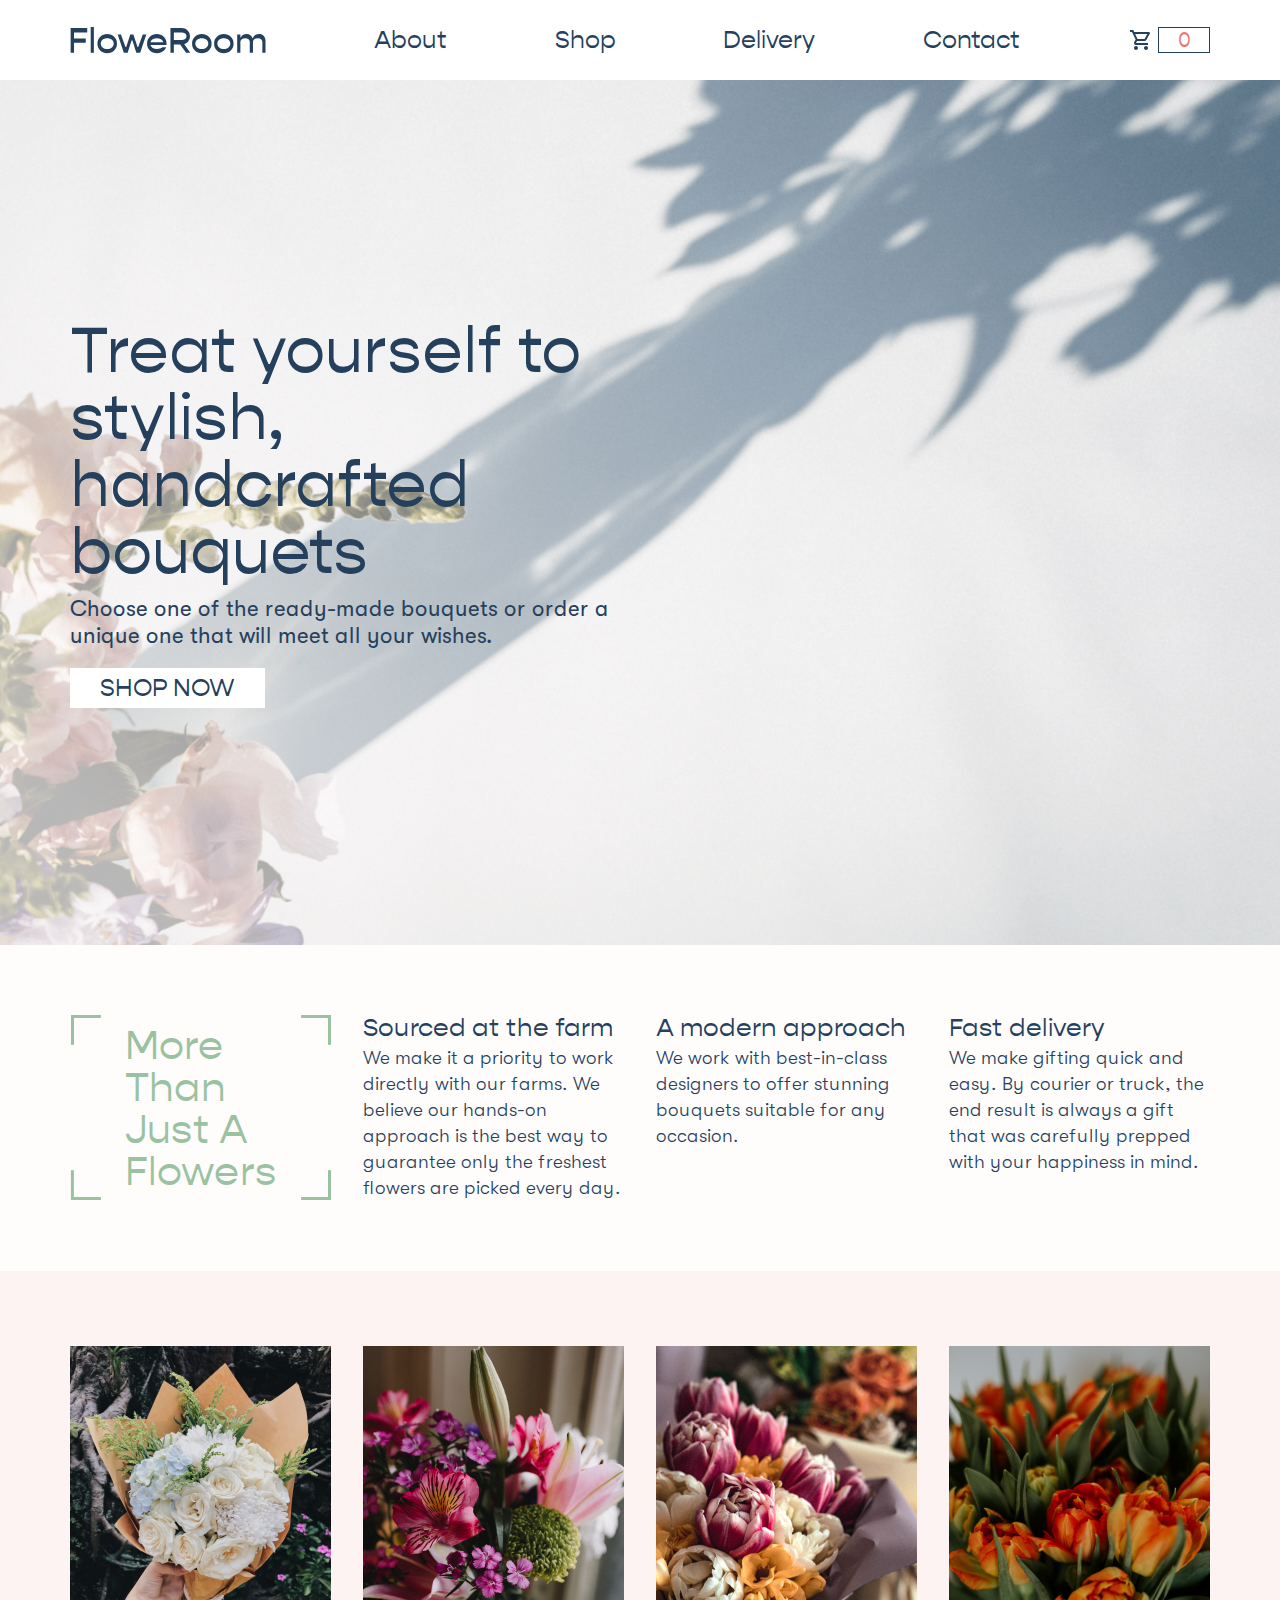
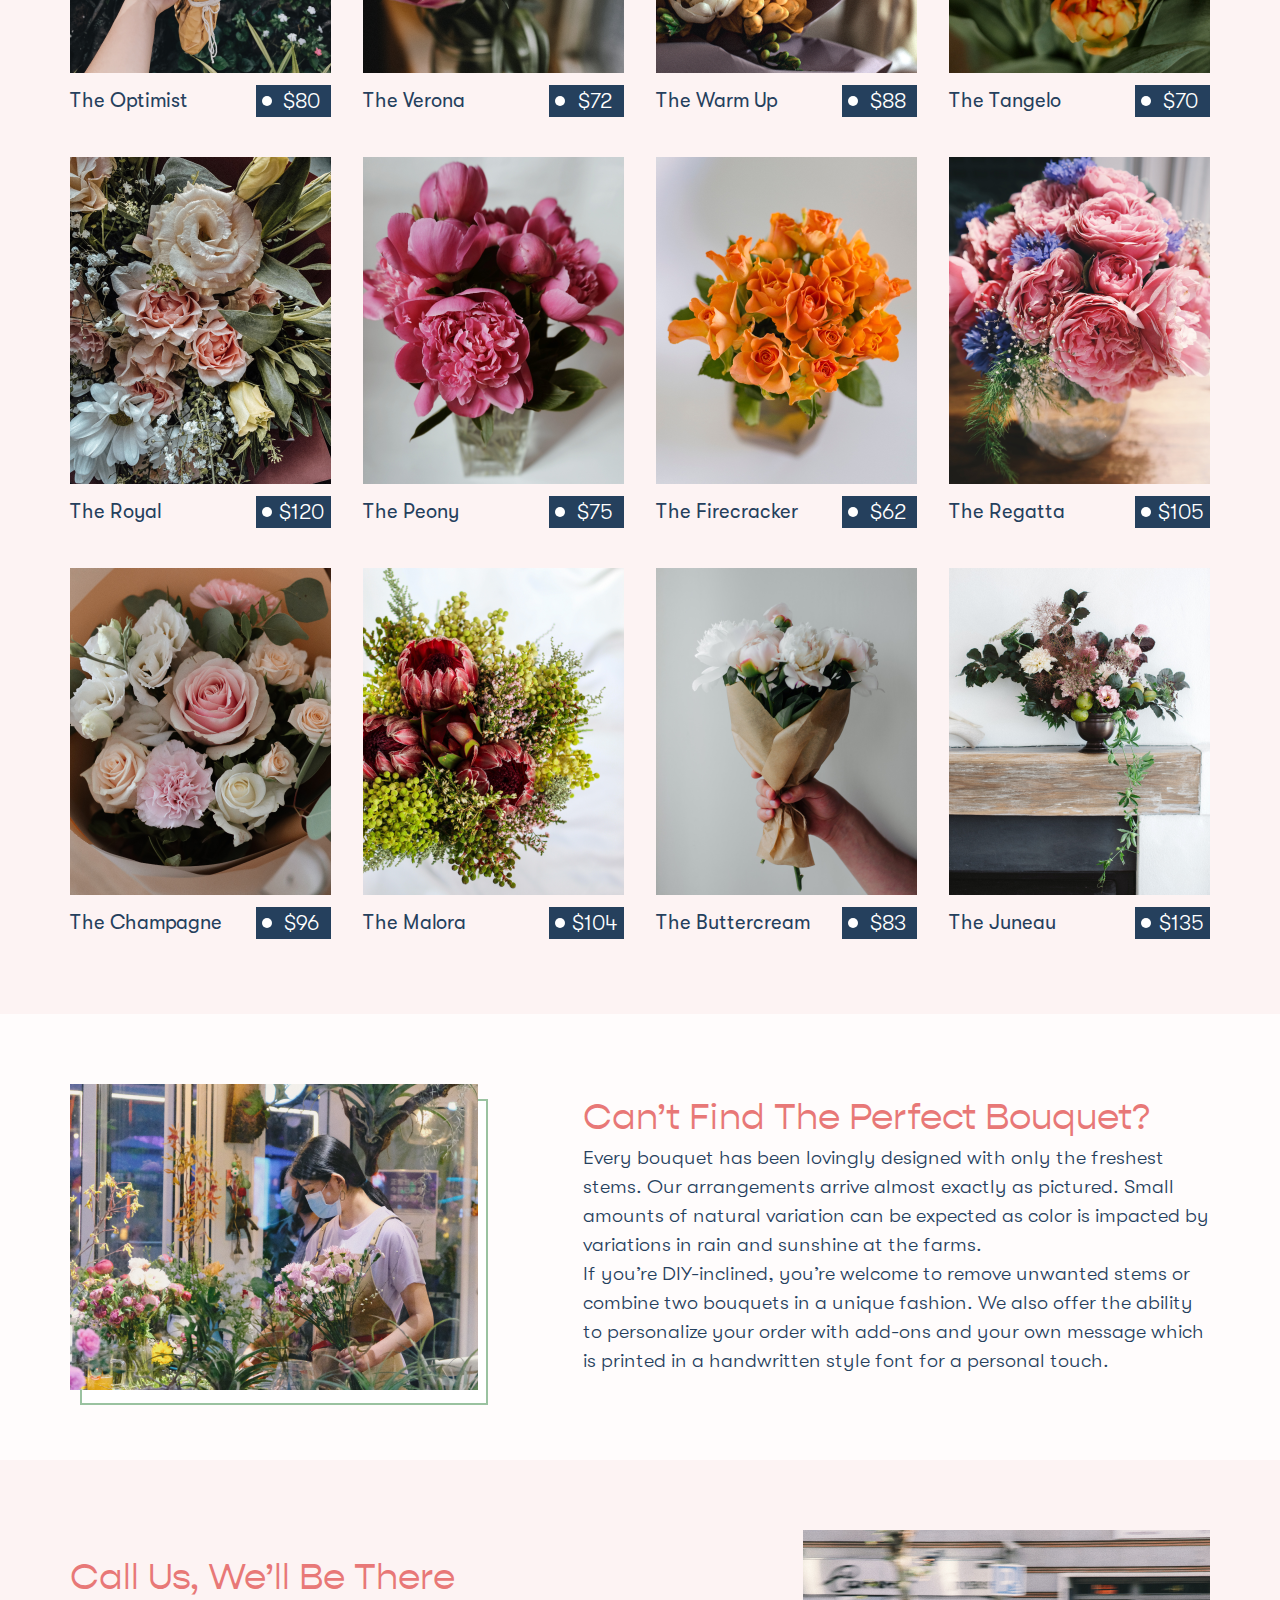
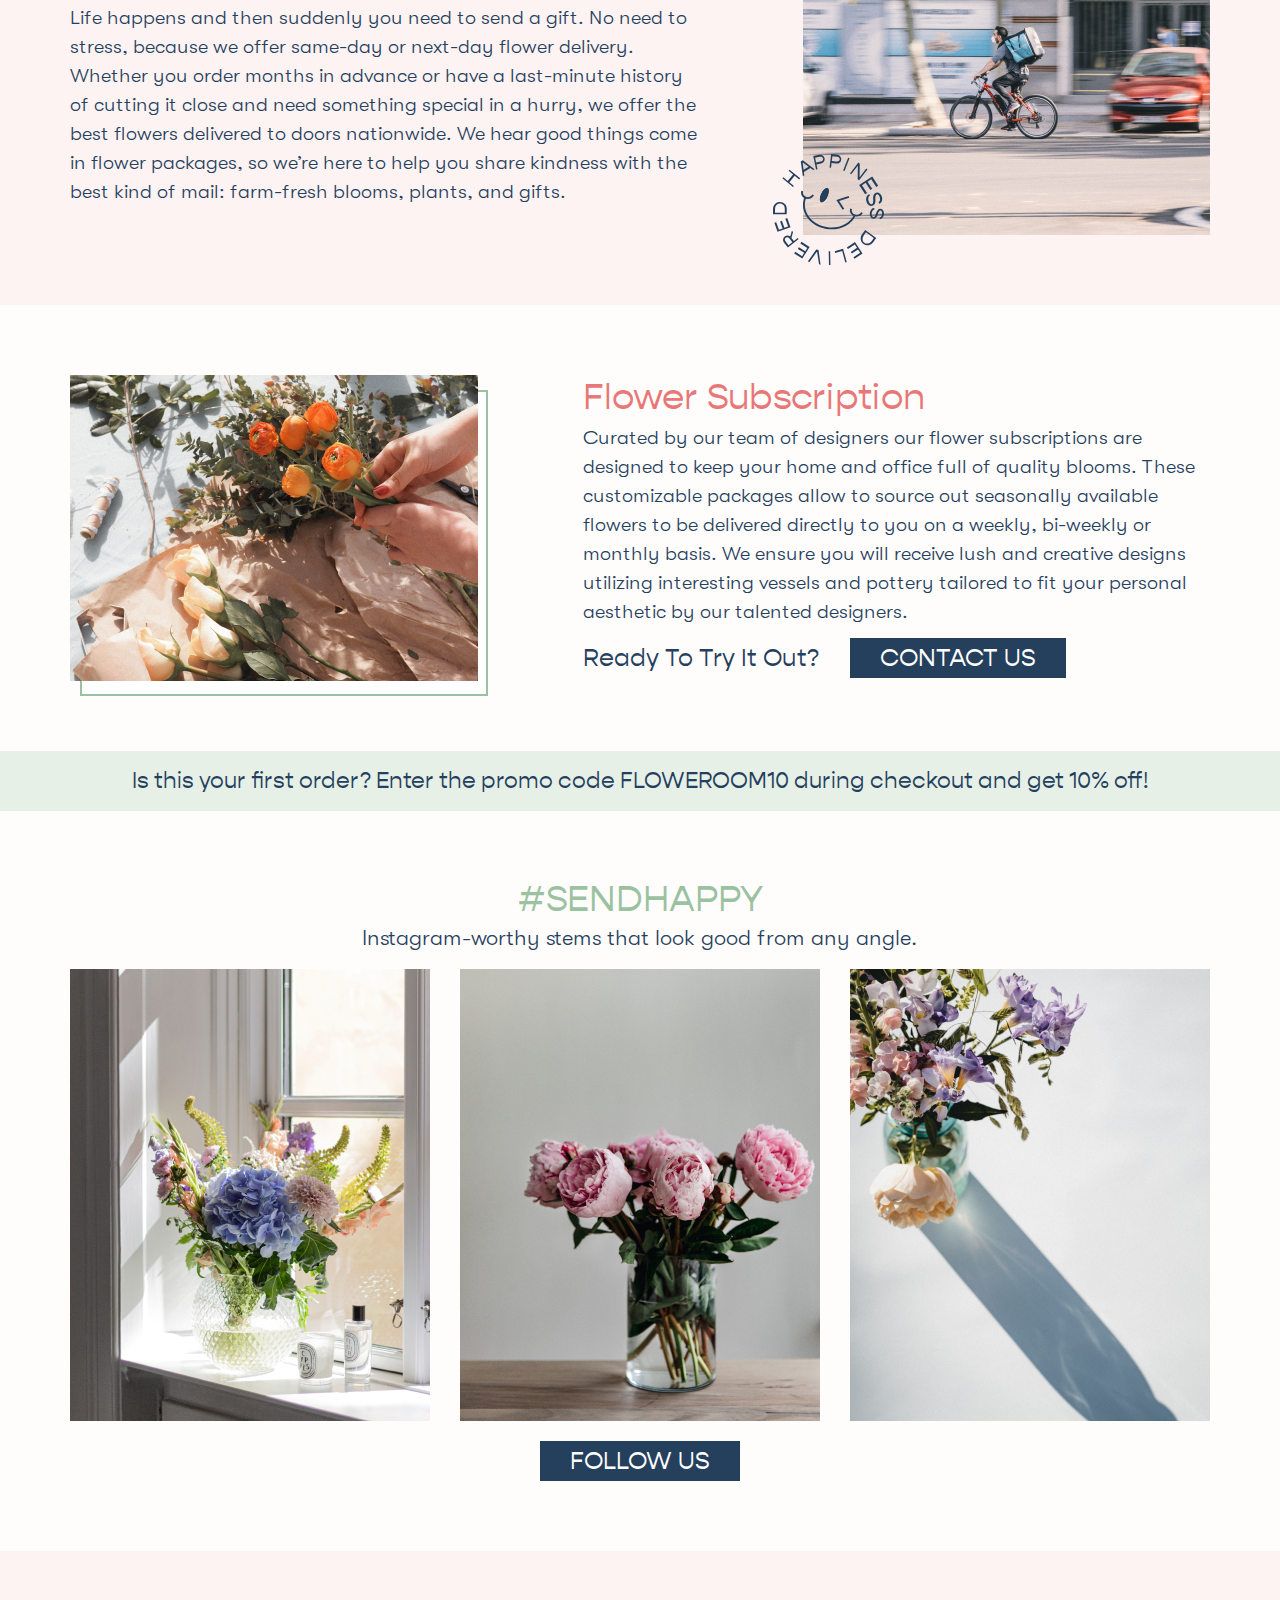
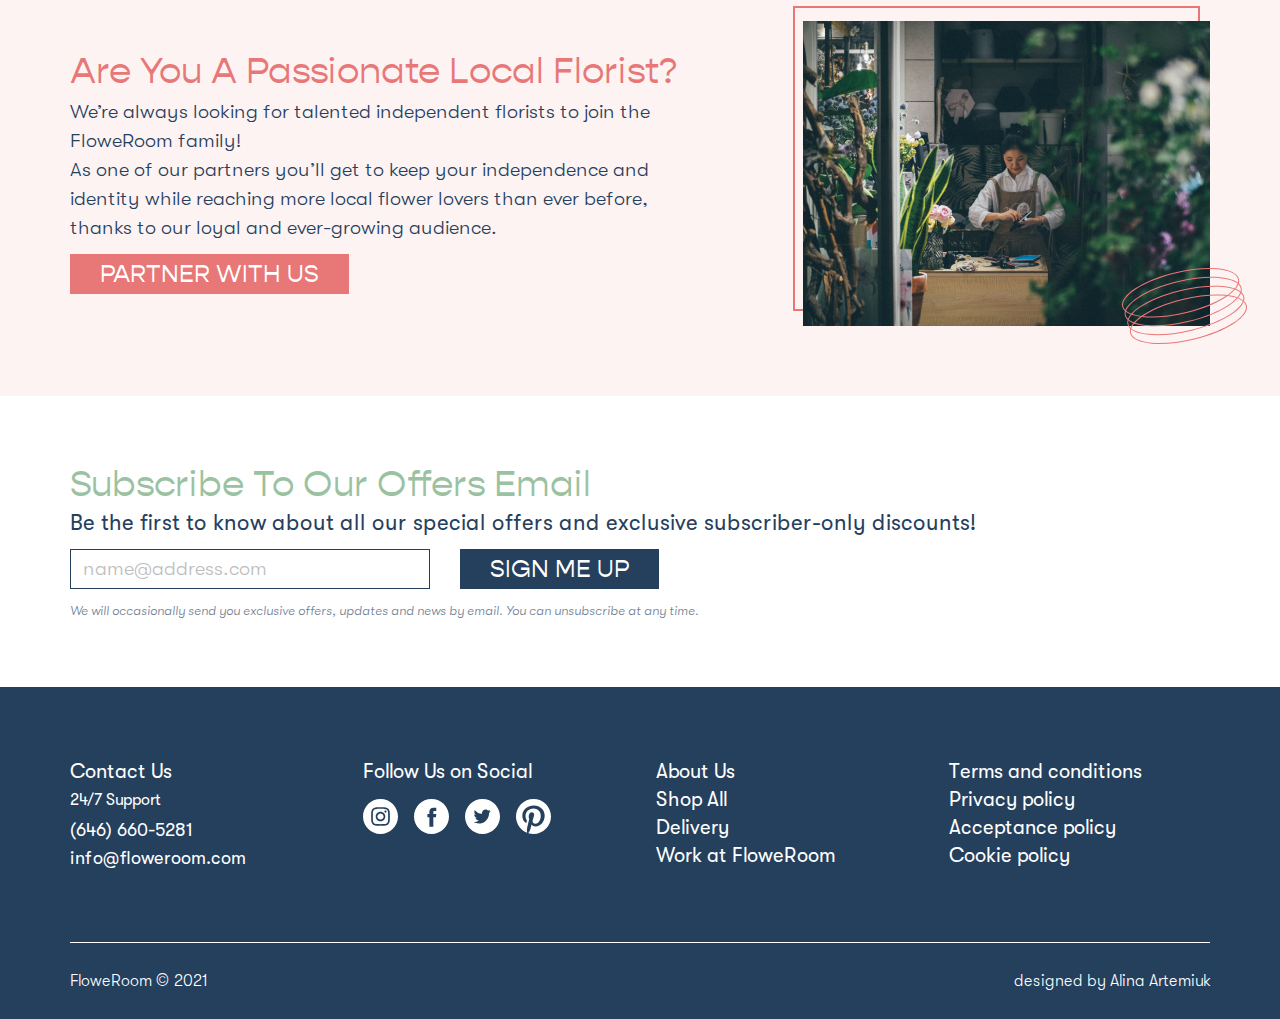
<file: index.html>
<!DOCTYPE html>
<html lang="en">
<head>
    <meta charset="UTF-8">
    <meta http-equiv="X-UA-Compatible" content="IE=edge">
    <meta name="description" content="FloweRoom: Same day flower delivery">
    <meta name="viewport" content="width=device-width, initial-scale=1.0">
    <link rel="icon" href="img/favicon.ico">
    <link rel="stylesheet" href="css/style.css">
    <title>FloweRoom</title>
</head>
<body>
<main>
    <header id="header">
        <div class="wrapper">
            <ul class="nav">
                <li><a href="#"><img id="logo" src="img/logo.svg" alt="Logo" height="28" width="196"></a></li>
                <li><a class="links" href="#about">About</a></li>
                <li><a class="links" href="#shop">Shop</a></li>
                <li><a class="links" href="#delivery">Delivery</a></li>
                <li><a class="links" href="#footer">Contact</a></li>
                <li>
                    <div class="cart">
                        <button id="cart_area">
                            <img src="img/shopping_cart_icon.svg" alt="Shopping cart" height="24" width="24">
                            <span class="counter_area">
                                <span id="amount">0</span>
                            </span>
                        </button>
                        <div class="cart_background_fade">
                            <div class="cart_container">
                                <div id="cart_header">
                                    <h1 id="cart_title">Cart</h1>
                                    <button type="button" id="cart_close_btn">
                                        <img src="img/close_icon.svg" alt="Close" width="24" height="24">
                                    </button>
                                </div>
                                <div id="cart_main">
                                    <div class="cart_list">
                                        <!-- cart items -->
                                    </div>
                                    <form method="get" id="promo_code_form" onsubmit="validatePromo(); return false;">
                                        <input type="text" id="promo_code_value" name="promo_code_value"
                                               placeholder="Promo code">
                                        <button id="apply_promo_code" class="apply_code" name="promo_code_value">apply
                                            code
                                        </button>
                                    </form>
                                    <form action="#" method="get" id="zip_code_form"
                                          onsubmit="validateZip(); return false;">
                                        <input type="text" placeholder="Zip code" id="zip_code_value"
                                               name="zip_code_value" required>
                                        <button id="apply_zip_code" class="apply_code" name="zip_code_value">calculate
                                            shipping charges
                                        </button>
                                    </form>

                                    <table id="cart_total">
                                        <tr>
                                            <td id="subtotal_label">Subtotal</td>
                                            <td><span id="subtotal_price">-</span></td>
                                        </tr>
                                        <tr>
                                            <td id="discount_label">Discount</td>
                                            <td><span id="discount_price">-</span></td>
                                        </tr>
                                        <tr>
                                            <td id="shipping_label">Shipping</td>
                                            <td><span id="shipping_price">-</span></td>
                                        </tr>
                                        <tr>
                                            <td id="order_total_label">Order Total</td>
                                            <td><span id="order_total_price">-</span></td>
                                        </tr>
                                    </table>
                                    <button id="proceed_to_checkout_btn" type="submit" value="Proceed To Checkout">
                                        Proceed To Checkout
                                    </button>
                                    <div id="continue_shopping">
                                        or
                                        <button id="continue_btn" type="submit" value="Proceed To Checkout">continue
                                            shopping
                                        </button>
                                    </div>
                                </div>
                            </div>
                        </div>
                    </div>
                </li>
            </ul>
        </div>
    </header>
    <section id="hero">
        <div class="wrapper">
            <div class="hero_content">
                <h1 class="hero_title">Treat yourself to stylish, handcrafted bouquets</h1>
                <h2 class="hero_text">Choose one of the ready-made bouquets or order a unique one that will meet all
                    your wishes.</h2>
                <a class="white_btn" href="#shop">Shop Now</a>
            </div>
        </div>
    </section>
    <section id="about">
        <div class="wrapper">
            <div class="grid">
                <div class="feature_box">
                    <div class="frame">
                        <h1 class="feature_title">More Than Just A Flowers</h1>
                    </div>
                </div>
                <div class="feature_box">
                    <h2 class="feature_subtitle">Sourced at the farm</h2>
                    <p class="feature_text">We make it a priority to work directly with our farms. We believe our
                        hands-on approach is the best way to guarantee only the freshest flowers are picked every
                        day.
                    </p>
                </div>
                <div class="feature_box">
                    <h2 class="feature_subtitle">A modern approach</h2>
                    <p class="feature_text">We work with best-in-class designers to offer stunning bouquets
                        suitable for any occasion.
                    </p>
                </div>
                <div class="feature_box">
                    <h2 class="feature_subtitle">Fast delivery</h2>
                    <p class="feature_text">We make gifting quick and easy. By courier or truck, the end result is
                        always a gift that was carefully prepped with your happiness in mind.
                    </p>
                </div>
            </div>
        </div>
    </section>
    <section id="shop">
        <div class="wrapper">
            <div class="shop_grid">
                <!-- shop items -->
            </div>
        </div>
    </section>
    <section id="customize">
        <div class="wrapper">
            <div class="grid">
                <div id="customize_photo">
                    <div class="left_side_pic_with_green_border">
                        <img src="img/customize.png" alt="Florist makes a bouquet" width="408" height="306">
                    </div>
                </div>
                <div id="customize_text">
                    <h1 class="info_title">Can&#146;t find the perfect bouquet?</h1>
                    <p class="info_text">Every bouquet has been lovingly designed with only the freshest stems. Our
                        arrangements arrive almost exactly as pictured. Small amounts of natural variation can be
                        expected as color is impacted by variations in rain and sunshine at the farms.<br>
                        If you&#146;re DIY-inclined, you&#146;re welcome to remove unwanted stems or combine two
                        bouquets in a unique fashion. We also offer the ability to personalize your order with
                        add-ons and your own message which is printed in a handwritten style font for a personal touch.
                    </p>
                </div>
            </div>
        </div>
    </section>
    <section id="delivery">
        <div class="wrapper">
            <div class="grid">
                <div id="delivery_text">
                    <h1 class="info_title">Call us, we&#146;ll be there</h1>
                    <p class="info_text">Life happens and then suddenly you need to send a gift. No need to stress,
                        because we offer same-day or next-day flower delivery. Whether you order months in advance or
                        have a last-minute history of cutting it close and need something special in a hurry, we offer
                        the best flowers delivered to doors nationwide. We hear good things come in flower packages, so
                        we&#146;re here to help you share kindness with the best kind of mail: farm-fresh blooms,
                        plants, and gifts.</p>
                </div>
                <div id="delivery_photo">
                    <div class="delivery_photo_wrap">
                        <img class="delivery_main_pic" src="img/delivery.png" alt="Сourier rides a bike" width="407"
                             height="305">
                        <img class="delivery_animation_pic rotate" src="img/happiness_delivered.svg"
                             alt="Happiness Delivered Icon" width="111" height="111">
                    </div>
                </div>
            </div>
        </div>
    </section>
    <section id="flower_subscription">
        <div class="wrapper">
            <div class="grid">
                <div id="flower_subscription_photo">
                    <div class="left_side_pic_with_green_border">
                        <img src="img/flower_subscription.png" alt="Bouquet making process" width="408" height="306">
                    </div>
                </div>
                <div id="flower_subscription_text">
                    <h1 class="info_title">Flower Subscription</h1>
                    <p class="info_text">Curated by our team of designers our flower subscriptions are designed to keep
                        your home and office full of quality blooms. These customizable packages allow to source out
                        seasonally available flowers to be delivered directly to you on a weekly, bi-weekly or monthly
                        basis. We ensure you will receive lush and creative designs utilizing interesting vessels and
                        pottery tailored to fit your personal aesthetic by our talented designers.
                    </p>
                    <div class="subtitle_with_button">
                        <h2 class="info_subtitle">Ready to try it out?</h2>
                        <a class="blue_btn" href="#footer">Contact Us</a>
                    </div>
                </div>
            </div>
        </div>
    </section>
    <section id="promo_code">
        <div class="wrapper">
            <p class="promo_code_text">Is this your first order? Enter the promo code FLOWEROOM10 during checkout and
                get 10% off!</p>
        </div>
    </section>
    <section id="instagram">
        <div class="wrapper">
            <h1 class="instagram_title">#SENDHAPPY</h1>
            <p class="instagram_text">Instagram-worthy stems that look good from any angle.</p>
            <div class="instagram_grid">
                <div class="instagram_pic">
                    <img src="img/instagram1.png" alt="Instagram Photo 1" width="360" height="452">
                </div>
                <div class="instagram_pic">
                    <img src="img/instagram2.png" alt="Instagram Photo 2" width="360" height="452">
                </div>
                <div class="instagram_pic">
                    <img src="img/instagram3.png" alt="Instagram Photo 3" width="360" height="452">
                </div>
            </div>
            <a class="blue_btn" href="#footer">Follow Us</a>
        </div>
    </section>
    <section id="work">
        <div class="wrapper">
            <div class="grid">
                <div id="work_text">
                    <h1 class="info_title">Are you a passionate local florist?</h1>
                    <p class="info_text">We&#146;re always looking for talented independent florists to join the
                        FloweRoom family!<br>As one of our partners you&#146;ll get to keep your independence and
                        identity while reaching more local flower lovers than ever before, thanks to our loyal and
                        ever-growing audience.</p>
                    <a class="pink_btn" href="#">Partner With Us</a>
                </div>
                <div id="work_photo">
                    <div class="right_side_pic_with_pink_border">
                        <div class="work_main_pic">
                            <img src="img/work.png" alt="FloweRoom flower store" width="407"
                                 height="305">
                        </div>
                        <img class="work_second_pic" src="img/elipse.svg" alt="Elipse Icon" width="125" height="76">
                    </div>
                </div>
            </div>
        </div>
    </section>
    <section id="mail_subscription">
        <div class="wrapper">
            <h1 class="mail_subscription_title">Subscribe to our Offers Email</h1>
            <h2 class="mail_subscription_subtitle">Be the first to know about all our special offers and exclusive
                subscriber-only discounts!</h2>
            <div class="input_row">
                <form method="get" id="subscription_form">
                    <input type="email" id="subscription_email" name="subscription_email"
                           placeholder="name@address.com"
                           oninvalid="this.setCustomValidity('Please enter a valid email address!:)')" required>
                </form>
                <button id="mail_subscription_btn" class="blue_btn" type="submit"
                        form="subscription_form" value="Sign Me Up">Sign Me Up
                </button>
            </div>
            <p class="mail_subscription_text">We will occasionally send you exclusive offers, updates and news by
                email. You can unsubscribe at any time.</p>
        </div>
    </section>
    <footer id="footer">
        <div class="wrapper">
            <div class="grid">
                <div class="footer_column">
                    <h2 class="footer_link">Contact Us</h2>
                    <h3 class="support">24/7 Support</h3>
                    <a class="contacts" href="tel:(646) 660-5281">(646) 660-5281</a>
                    <a class="contacts" href="mailto:info@floweroom.com">info@floweroom.com</a>
                </div>
                <div class="footer_column">
                    <h2 class="footer_link">Follow Us on Social</h2>
                    <ul class="social_media">
                        <li><a href="https://www.instagram.com/" target="_blank"><img class="social_logo"
                                                                                      src="img/instagram.svg"
                                                                                      alt="Instagram Logo"></a></li>
                        <li><a href="https://www.facebook.com/" target="_blank"><img class="social_logo"
                                                                                     src="img/facebook.svg"
                                                                                     alt="Facebook Logo"></a></li>
                        <li><a href="https://twitter.com/" target="_blank"><img class="social_logo"
                                                                                src="img/twitter.svg"
                                                                                alt="Twitter Logo"></a></li>
                        <li><a href="https://www.pinterest.com/" target="_blank"><img class="social_logo"
                                                                                      src="img/pinterest.svg"
                                                                                      alt="Pinterest Logo"></a>
                        </li>
                    </ul>
                </div>
                <div class="footer_column">
                    <ul class="footer_links_col">
                        <li><a class="footer_link underline_animation" href="#about">About Us</a></li>
                        <li><a class="footer_link underline_animation" href="#shop">Shop All</a></li>
                        <li><a class="footer_link underline_animation" href="#delivery">Delivery</a></li>
                        <li><a class="footer_link underline_animation" href="#work">Work at FloweRoom</a></li>
                    </ul>
                </div>
                <div class="footer_column">
                    <ul class="footer_links_col">
                        <li><a class="footer_link underline_animation" href="#">Terms and conditions</a></li>
                        <li><a class="footer_link underline_animation" href="#">Privacy policy</a></li>
                        <li><a class="footer_link underline_animation" href="#">Acceptance policy</a></li>
                        <li><a class="footer_link underline_animation" href="#">Cookie policy</a></li>
                    </ul>
                </div>
            </div>
            <hr>
            <div class="copyrights">
                <div class="copyrights_info">FloweRoom &#169; 2021</div>
                <div class="copyrights_info">designed by Alina Artemiuk</div>
            </div>
        </div>
    </footer>
</main>
<script src="js/app.js"></script>
<script src="js/jquery.min.js"></script>
</body>
</html>
</file>
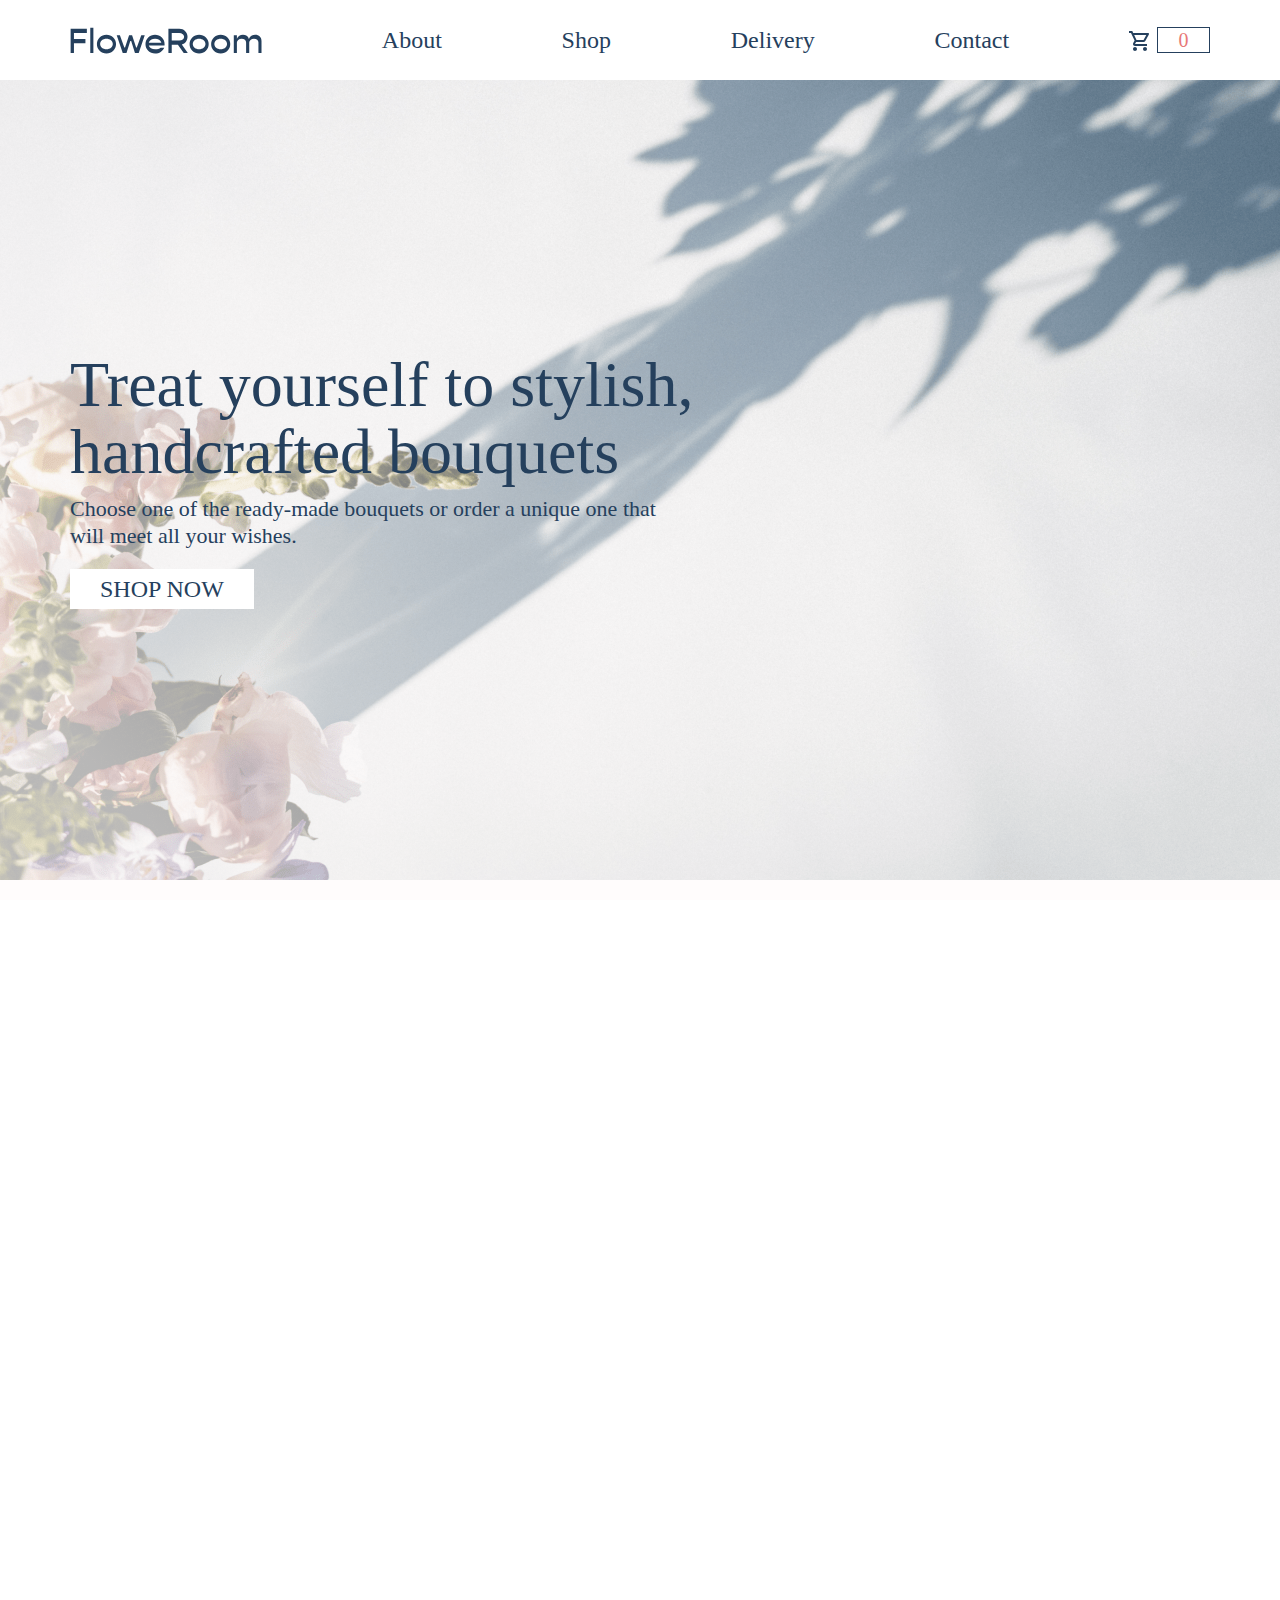
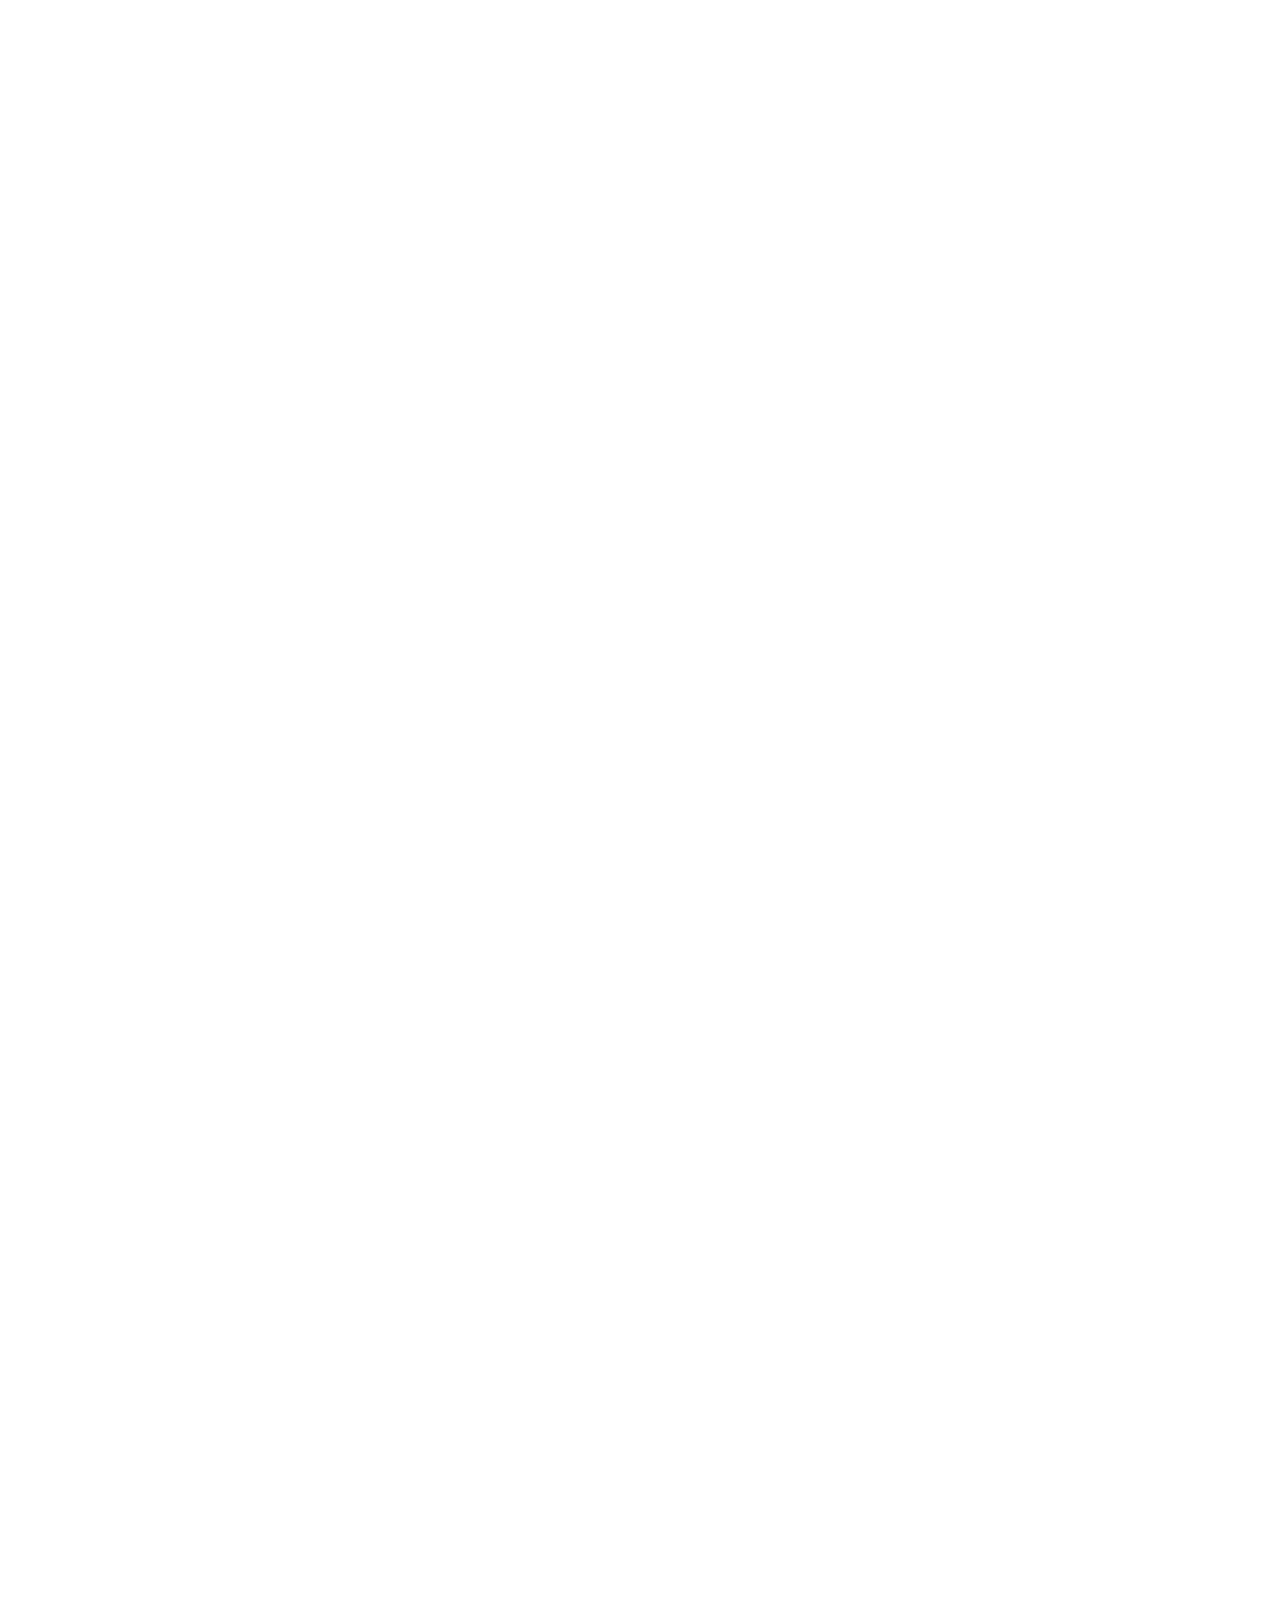
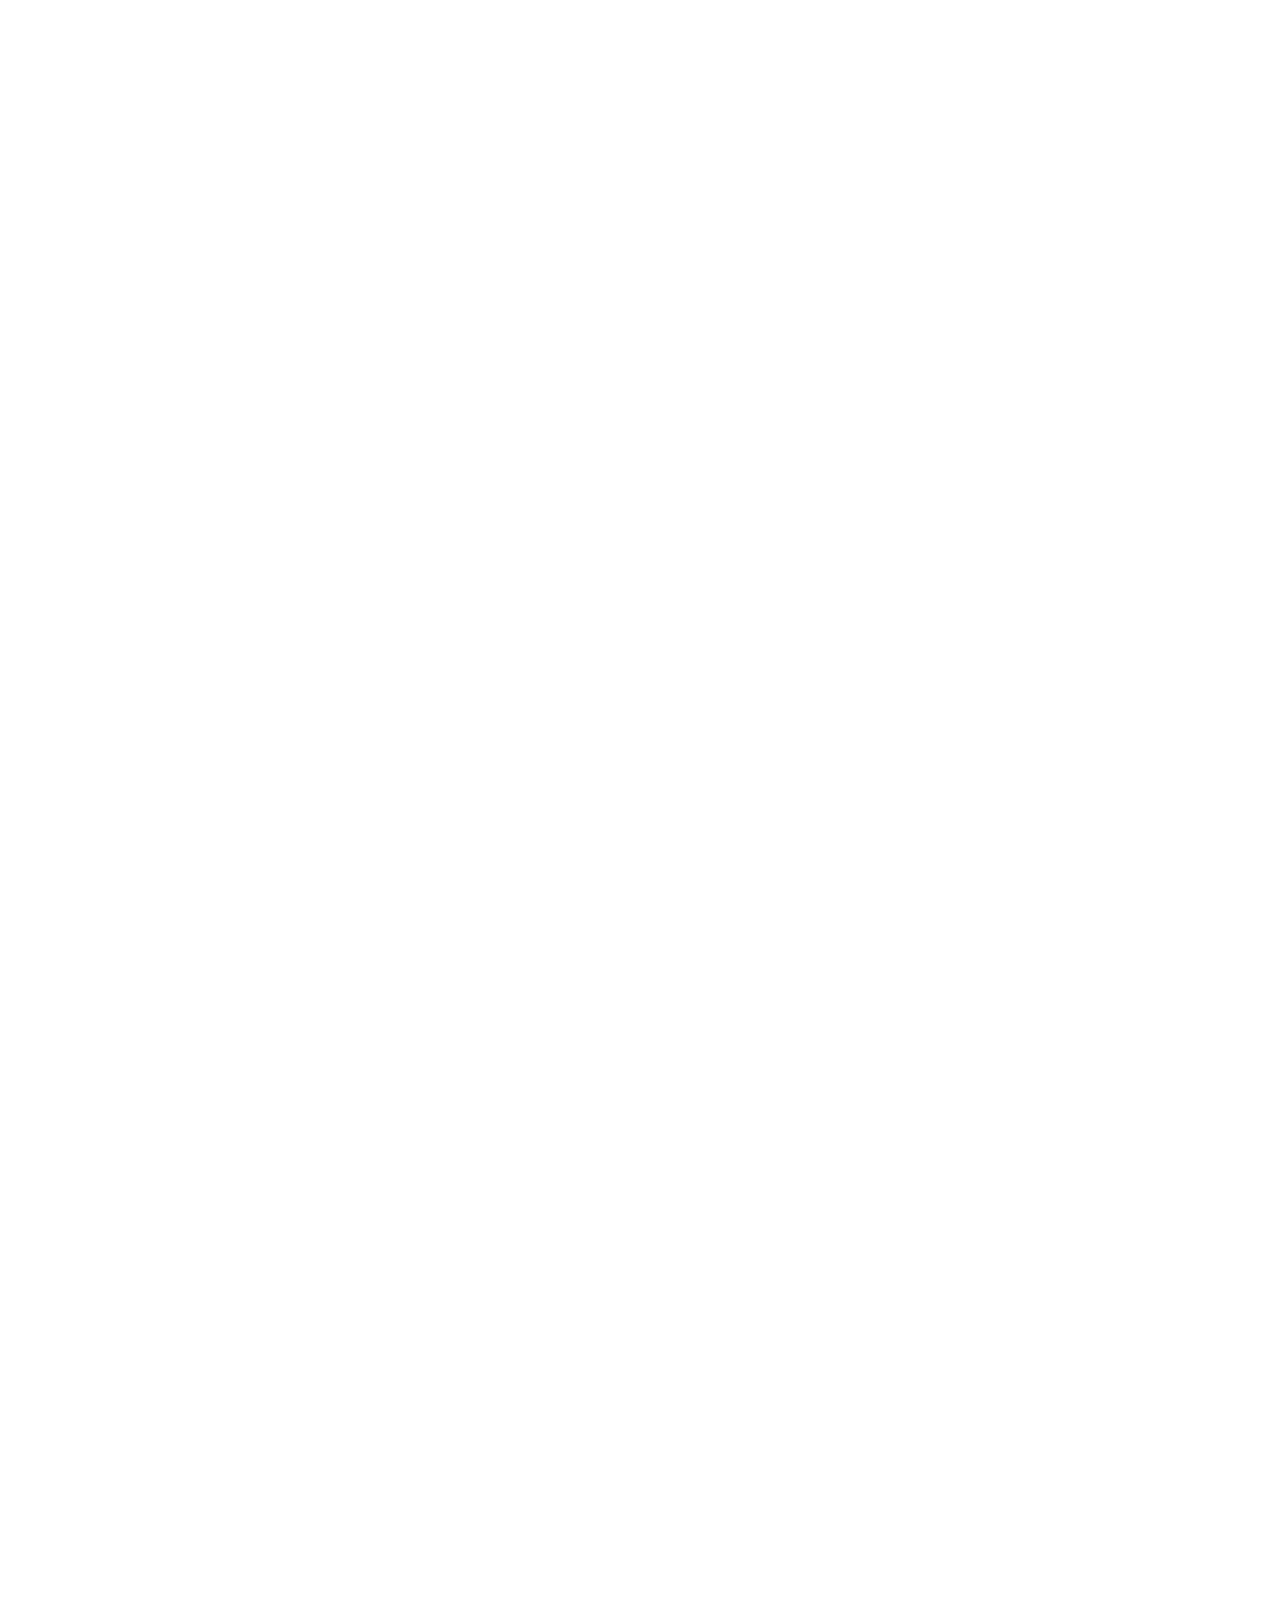
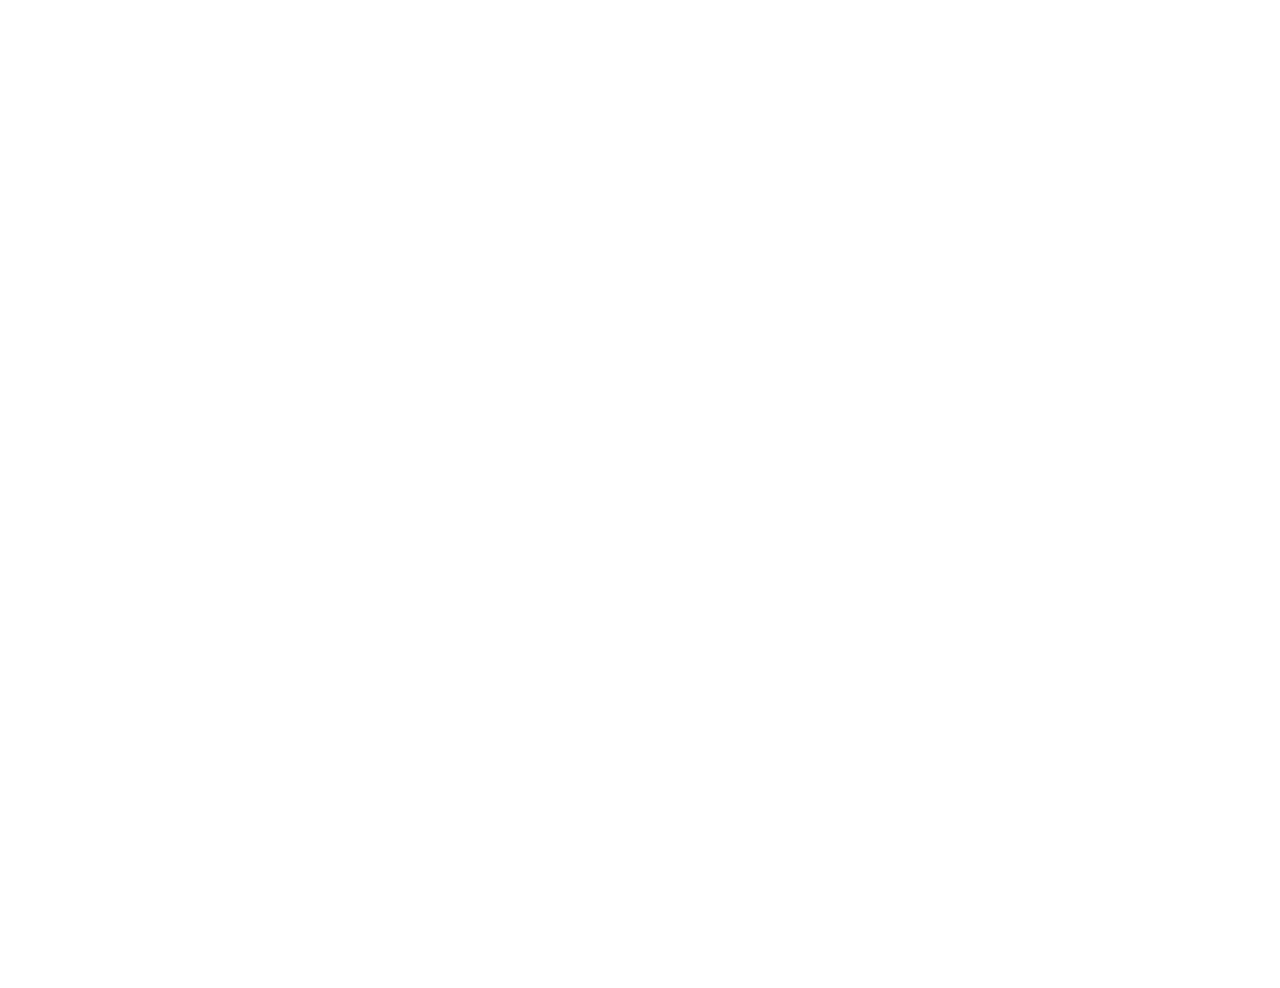
<file: FloweRoom/index.html>
<!DOCTYPE html>
<html lang="en">
<head>
    <meta charset="UTF-8">
    <meta http-equiv="X-UA-Compatible" content="IE=edge">
    <meta name="description" content="FloweRoom: Same day flower delivery">
    <meta name="viewport" content="width=device-width, initial-scale=1.0">
    <link rel="stylesheet" href="css/style.css">
    <title>FloweRoom</title>
</head>
<body>
<main>
    <header>
        <div class="wrapper">
            <ul class="nav">
                <li><img class="logo" src="img/logo.svg" alt="Logo"></li>
                <li><a class="links" href="#features">About</a></li>
                <li><a class="links" href="#shop">Shop</a></li>
                <li><a class="links" href="#delivery">Delivery</a></li>
                <li><a class="links" href="#contact">Contact</a></li>
                <li>
                    <div class="counter">
                        <img class="shopping_cart" src="img/shopping_cart_icon.svg" alt="Shopping cart">
                        <div class="counter_area">
                            <div class="amount">0</div>
                        </div>
                    </div>
                </li>
            </ul>
        </div>
    </header>
    <section id="hero">
        <div class="wrapper">
            <div class="vertical_center">
                <h1 class="hero_title">Treat yourself to stylish, handcrafted bouquets</h1>
                <h2 class="hero_text">Choose one of the ready-made bouquets or order a unique one that will meet all
                    your wishes.</h2>
                <button class="white_btn">Shop Now</button>
            </div>
        </div>
    </section>
    <section id="features">
        <div class="wrapper">
            <div class="vertical_center">
                <div class="features_grid">
                    <div class="frame">
                        <h1 class="feature_title">More Than Just A Flowers</h1>
                    </div>
                    <div class="feature_box">
                        <h2 class="feature_subtitle">Sourced at the farm</h2>
                        <p class="feature_text">We make it a priority to work directly with our farms. We believe our
                            hands-on approach is the best way to guarantee only the freshest flowers are picked every
                            day.
                        </p>
                    </div>
                    <div class="feature_box">
                        <h2 class="feature_subtitle">A modern approach</h2>
                        <p class="feature_text">We work with best-in-class designers to offer stunning bouquets
                            suitable for any occasion.
                        </p>
                    </div>
                    <div class="feature_box">
                        <h2 class="feature_subtitle">Fast delivery</h2>
                        <p class="feature_text">We make gifting quick and easy. By courier or truck, the end result is
                            always a gift that was carefully prepped with your happiness in mind.
                        </p>
                    </div>
                </div>
            </div>
        </div>
    </section>
    <section id="shop">
        <div class="wrapper">
            <div class="vertical_center">
                <div class="shop_grid">
                    <div class="shop_grid_item">
                        <img src="img/the_optimist_bouquet.png" alt="The Optimist Bouquet" width="261" height="327">
                        <div class="bouquet_info">
                            <p class="bouquet_name">The Optimist</p>
                            <div class="bouquet_price">
                                <p class="price">$80</p>
                            </div>
                        </div>
                    </div>
                    <div class="shop_grid_item">
                        <img src="img/the_verona_bouquet.png" alt="The Verona Bouquet" width="261" height="327">
                        <div class="bouquet_info">
                            <p class="bouquet_name">The Verona</p>
                            <div class="bouquet_price">
                                <p class="price">$72</p>
                            </div>
                        </div>
                    </div>
                    <div class="shop_grid_item">
                        <img src="img/the_warm_up_bouquet.png" alt="The Warm Up Bouquet" width="261" height="327">
                        <div class="bouquet_info">
                            <p class="bouquet_name">The Warm Up</p>
                            <div class="bouquet_price">
                                <p class="price">$88</p>
                            </div>
                        </div>
                    </div>
                    <div class="shop_grid_item">
                        <img src="img/the_tangelo_bouquet.png" alt="The Tangelo Bouquet" width="261" height="327">
                        <div class="bouquet_info">
                            <p class="bouquet_name">The Tangelo</p>
                            <div class="bouquet_price">
                                <p class="price">$70</p>
                            </div>
                        </div>
                    </div>
                    <div class="shop_grid_item">
                        <img src="img/the_royal_bouquet.png" alt="The Royal Bouquet" width="261" height="327">
                        <div class="bouquet_info">
                            <p class="bouquet_name">The Royal</p>
                            <div class="bouquet_price">
                                <p class="price">$120</p>
                            </div>
                        </div>
                    </div>
                    <div class="shop_grid_item">
                        <img src="img/the_peony_bouquet.png" alt="The Peony Bouquet" width="261" height="327">
                        <div class="bouquet_info">
                            <p class="bouquet_name">The Peony</p>
                            <div class="bouquet_price">
                                <p class="price">$75</p>
                            </div>
                        </div>
                    </div>
                    <div class="shop_grid_item">
                        <img src="img/the_firecracker_bouquet.png" alt="The Firecracker Bouquet" width="261"
                             height="327">
                        <div class="bouquet_info">
                            <p class="bouquet_name">The Firecracker</p>
                            <div class="bouquet_price">
                                <p class="price">$62</p>
                            </div>
                        </div>
                    </div>
                    <div class="shop_grid_item">
                        <img src="img/the_regatta_bouquet.png" alt="The Regatta Bouquet" width="261" height="327">
                        <div class="bouquet_info">
                            <p class="bouquet_name">The Regatta</p>
                            <div class="bouquet_price">
                                <p class="price">$105</p>
                            </div>
                        </div>
                    </div>
                    <div class="shop_grid_item">
                        <img src="img/the_champagne_bouquet.png" alt="The Champagne Bouquet" width="261" height="327">
                        <div class="bouquet_info">
                            <p class="bouquet_name">The Champagne</p>
                            <div class="bouquet_price">
                                <p class="price">$96</p>
                            </div>
                        </div>
                    </div>
                    <div class="shop_grid_item">
                        <img src="img/the_malora_bouquet.png" alt="The Malora Bouquet" width="261" height="327">
                        <div class="bouquet_info">
                            <p class="bouquet_name">The Malora</p>
                            <div class="bouquet_price">
                                <p class="price">$104</p>
                            </div>
                        </div>
                    </div>
                    <div class="shop_grid_item">
                        <img src="img/the_buttercream_bouquet.png" alt="The Buttercream Bouquet" width="261"
                             height="327">
                        <div class="bouquet_info">
                            <p class="bouquet_name">The Buttercream</p>
                            <div class="bouquet_price">
                                <p class="price">$83</p>
                            </div>
                        </div>
                    </div>
                    <div class="shop_grid_item">
                        <img src="img/the_juneau_bouquet.png" alt="The Juneau Bouquet" width="261" height="327">
                        <div class="bouquet_info">
                            <p class="bouquet_name">The Juneau</p>
                            <div class="bouquet_price">
                                <p class="price">$135</p>
                            </div>
                        </div>
                    </div>
                </div>
            </div>
        </div>
    </section>
    <section id="customize">
        <div class="wrapper">
            <div class="vertical_center">
                <div class="left_side_pic_with_green_border">
                    <img src="img/customize.png" alt="Florist makes a bouquet" width="408" height="306">
                </div>
            </div>
            <div class="vertical_center">
                <div class="right_side_text">
                    <h1 class="info_title">Can&#146;t find the perfect bouquet?</h1>
                    <p class="info_text">Every bouquet has been lovingly designed with only the freshest stems. Our
                        arrangements arrive almost exactly as pictured. Small amounts of natural variation can be
                        expected as color is impacted by variations in rain and sunshine at the farms.<br>
                        If you&#146;re DIY-inclined, you&#146;re welcome to remove unwanted stems or combine two
                        bouquets in a unique fashion. We also offer the ability to personalize your order with
                        add-ons and your own message which is printed in a handwritten style font for a personal touch.
                    </p>
                </div>
            </div>
        </div>
    </section>
    <section id="delivery">
        <div class="wrapper">
            <div class="vertical_center">
                <div class="delivery_text">
                    <h1 class="info_title">Call us, we&#146;ll be there</h1>
                    <p class="info_text">Life happens and then suddenly you need to send a gift. No need to stress,
                        because we offer same-day or next-day flower delivery. Whether you order months in advance or
                        have a last-minute history of cutting it close and need something special in a hurry, we offer
                        the best flowers delivered to doors nationwide. We hear good things come in flower packages, so
                        we&#146;re here to help you share kindness with the best kind of mail: farm-fresh blooms,
                        plants, and gifts.</p>
                </div>
            </div>
            <div class="vertical_center">
                <div class="right_side_pic">
                    <img class="delivery_main_pic" src="img/delivery.png" alt="Сourier rides a bike" width="407"
                         height="305">
                    <img class="delivery_animation_pic rotate" src="img/happiness_delivered.svg"
                         alt="Happiness Delivered Icon" width="111" height="111">
                </div>
            </div>
        </div>
    </section>
    <section id="flower_subscription">
        <div class="wrapper">
            <div class="vertical_center">
                <div class="left_side_pic_with_green_border">
                    <img src="img/flower_subscription.png" alt="Bouquet making process" width="408" height="306">
                </div>
            </div>
            <div class="vertical_center">
                <div class="right_side_text">
                    <h1 class="info_title">Flower Subscription</h1>
                    <p class="info_text">Curated by our team of designers our flower subscriptions are designed to keep
                        your home and office full of quality blooms. These customizable packages allow to source out
                        seasonally available flowers to be delivered directly to you on a weekly, bi-weekly or monthly
                        basis. We ensure you will receive lush and creative designs utilizing interesting vessels and
                        pottery tailored to fit your personal aesthetic by our talented designers.
                    </p>
                    <div class="third_row">
                        <h2 class="info_subtitle">Ready to try it out?</h2>
                        <button class="blue_btn">Contact Us</button>
                    </div>
                </div>
            </div>
        </div>
    </section>
    <section id="promo_code">
        <div class="wrapper">
            <div class="vertical_center horizontal_center">
                <p class="promo_code_text">Is this your first order? Enter the promo code FLOWEROOM10 during checkout
                    and get 10% off!</p>
            </div>
        </div>
    </section>
    <section id="instagram">
        <div class="wrapper">
            <div class="vertical_center">
                <h1 class="instagram_title horizontal_center">#SENDHAPPY</h1>
                <p class="instagram_text horizontal_center">Instagram-worthy stems that look good from any angle.</p>
                <div class="instagram_grid">
                    <div class="instagram_pic">
                        <img src="img/instagram1.png" alt="Instagram Photo 1" width="360" height="452">
                    </div>
                    <div class="instagram_pic">
                        <img src="img/instagram2.png" alt="Instagram Photo 2" width="360" height="452">
                    </div>
                    <div class="instagram_pic">
                        <img src="img/instagram3.png" alt="Instagram Photo 3" width="360" height="452">
                    </div>
                </div>
                <button class="blue_btn">Follow Us</button>
            </div>
        </div>
    </section>
    <section id="work">
        <div class="wrapper">
            <div class="vertical_center">
                <div class="work_text">
                    <h1 class="info_title">Are you a passionate local florist?</h1>
                    <p class="info_text">We&#146;re always looking for talented independent florists to join the
                        FloweRoom family!<br>As one of our partners you&#146;ll get to keep your independence and
                        identity while reaching more local flower lovers than ever before, thanks to our loyal and
                        ever-growing audience.</p>
                </div>
            </div>
            <div class="vertical_center">
                <div class="right_side_pic_with_pink_border">
                    <img class="work_main_pic" src="img/work.png" alt="FloweRoom flower store" width="407" height="305">
                    <img class="work_second_pic" src="img/elipse.svg" alt="Elipse Icon" width="125" height="76">
                </div>
            </div>
        </div>
    </section>
    <section id="mail_subscription">
        <div class="wrapper">
            <div class="vertical_center">
                <h1 class="mail_subscription_title">Subscribe to our Offers Email</h1>
                <h2 class="mail_subscription_subtitle">Be the first to know about all our special offers and exclusive
                    subscriber-only discounts!</h2>
                <div class="input_row">
                    <form action="#" method="get" id="subscription_form">
                        <input type="text" id="subscription_email" name="subscription_email"
                               placeholder="name@address.com">
                    </form>
                    <button class="blue_btn" type="submit" form="subscription_form" value="Sign Me Up">Sign Me Up
                    </button>
                </div>

                <p class="mail_subscription_text">We will occasionally send you exclusive offers, updates and news by
                    email. You can unsubscribe at any time.</p>
            </div>
        </div>
    </section>
    <footer>
        <div class="wrapper">
            <div class="vertical_center">
                <div class="footer_grid">
                    <div class="footer_column">
                        <h2 class="footer_link">Contact Us</h2>
                        <h3 class="support">24/7 Support</h3>
                        <p class="contacts">(646) 660-5281</p>
                        <p class="contacts">info@floweroom.com</p>
                    </div>
                    <div class="footer_column">
                        <h2 class="footer_link">Follow Us</h2>
                        <ul class="social_media">
                            <li><img class="social_logo" src="img/instagram.svg" alt="Instagram Logo"></li>
                            <li><img class="social_logo" src="img/twitter.svg" alt="Twitter Logo"></li>
                            <li><img class="social_logo" src="img/pinterest.svg" alt="Pinterest Logo"></li>
                        </ul>
                    </div>
                    <div class="footer_column">
                        <ul class="footer_links_row">
                            <li><a class="footer_link" href="#features">About Us</a></li>
                            <li><a class="footer_link" href="#shop">Shop All</a></li>
                            <li><a class="footer_link" href="#delivery">Delivery</a></li>
                            <li><a class="footer_link" href="#work">Work at FloweRoom</a></li>
                        </ul>
                    </div>
                    <div class="footer_column">
                        <ul class="footer_links_row">
                            <li><a class="footer_link" href="#">Terms and conditions</a></li>
                            <li><a class="footer_link" href="#">Privacy policy</a></li>
                            <li><a class="footer_link" href="#">Acceptance policy</a></li>
                            <li><a class="footer_link" href="#">Cookie policy</a></li>
                        </ul>
                    </div>
                </div>
                <hr>
                <div class="copyrights">
                    <div class="copyrights_info">FloweRoom &#169; 2021</div>
                    <div class="copyrights_info">designed by Alina Artemiuk</div>
                </div>
            </div>
        </div>
    </footer>
</main>
</body>
</html>
</file>
<file: css/style.css>
/* gopher-regular */
@font-face {
    font-family: 'Gopher';
    font-style: normal;
    font-weight: normal;
    src: url('../fonts/gopher-regular.eot');
    src: url('../fonts/gopher-regular.eot?#iefix') format('embedded-opentype'),
    url('../fonts/gopher-regular.woff2') format('woff2'),
    url('../fonts/gopher-regular.woff') format('woff'),
    url('../fonts/gopher-regular.ttf') format('truetype');
}

/* gtwalsheimpro-regular */
@font-face {
    font-family: 'GT Walsheim Pro';
    font-style: normal;
    font-weight: normal;
    src: url('../fonts/gtwalsheimpro-regular.eot');
    src: url('../fonts/gtwalsheimpro-regular.eot?#iefix') format('embedded-opentype'),
    url('../fonts/gtwalsheimpro-regular.woff2') format('woff2'),
    url('../fonts/gtwalsheimpro-regular.woff') format('woff'),
    url('../fonts/gtwalsheimpro-regular.ttf') format('truetype');
}

/* gtwalsheimpro-light */
@font-face {
    font-family: 'GT Walsheim Pro';
    font-style: normal;
    font-weight: 300;
    src: url('../fonts/gtwalsheimpro-light.eot');
    src: url('../fonts/gtwalsheimpro-light.eot?#iefix') format('embedded-opentype'),
    url('../fonts/gtwalsheimpro-light.woff2') format('woff2'),
    url('../fonts/gtwalsheimpro-light.woff') format('woff'),
    url('../fonts/gtwalsheimpro-light.ttf') format('truetype');
}

/* gtwalsheimpro-lightoblique */
@font-face {
    font-family: 'GT Walsheim Pro';
    font-style: italic;
    font-weight: 300;
    src: url('../fonts/gtwalsheimpro-lightoblique.eot');
    src: url('../fonts/gtwalsheimpro-lightoblique.eot?#iefix') format('embedded-opentype'),
    url('../fonts/gtwalsheimpro-lightoblique.woff2') format('woff2'),
    url('../fonts/gtwalsheimpro-lightoblique.woff') format('woff'),
    url('../fonts/gtwalsheimpro-lightoblique.ttf') format('truetype');
}

:root {
    --green: #9AC2A0;
    --lightGreen: #E6F0E7;
    --blue: #25405D;
    --lightBlue: #6E8093;
    --brightPink: #E87877;
    --pink: #FDF3F3;
    --lightPink: #FFFCFC;
    --white: #FFFFFF;
    --gray: #BDBDBD;
}

* {
    box-sizing: border-box;
    margin: 0;
    padding: 0;
}

html, body {
    height: 100%;
    display: flex;
    flex-direction: column;
}

html {
    scroll-behavior: smooth;
    scroll-padding-top: 80px;
}

a, button {
    border: none;
    text-decoration: none;
}

a, button, #logo, .add_to_cart {
    cursor: pointer;
}

img {
    display: block;
}

.wrapper {
    max-width: 1140px;
    margin: 0 auto;
}

/******************** HEADER START ********************/

#header {
    background-color: var(--white);
    z-index: 1;
    position: -webkit-sticky;
    position: sticky;
    top: 0;
}

.nav {
    display: flex;
    align-items: center;
    justify-content: space-between;
    list-style-type: none;
}

.links {
    font: normal normal 24px/24px Gopher, serif;
    color: var(--blue);
    position: relative;
}

.links:after {
    content: "";
    display: block;
    height: 2px;
    left: 50%;
    position: absolute;
    background: var(--blue);
    transition: width 0.3s ease 0s, left 0.3s ease 0s;
    width: 0;
}

.links:hover:after {
    width: 100%;
    left: 0;
}

.nav li {
    padding: 26px 0;
}

.links a:link, .links a:visited, .links a:hover, .links a:active {
    color: var(--blue);
}

#cart_area {
    display: flex;
    align-items: center;
    background: none;
}

.counter_area {
    margin-left: 6px;
    padding: 2px 1px;
    background: var(--white);
    border: 1px solid var(--blue);
    display: flex;
    justify-content: center;
    align-items: center;
}

#amount {
    font: normal normal 20px/20px Gopher, serif;
    text-align: center;
    width: 48px;
    height: 20px;
    color: var(--brightPink);
}

/******************** CART CONTAINER START ********************/

.cart_container {
    position: relative;
    background: var(--white);
    height: 100vh;
    float: right;
    padding: 0 25px;
    cursor: auto;
    visibility: hidden;
    opacity: 0;
    transition: visibility 0.5s, opacity 0.5s linear;
    overflow-y: scroll;
}

.cart_background_fade {
    position: absolute;
    top: 0;
    left: 0;
    width: 100%;
    height: 100vh;
    background: rgba(0, 0, 0, 0.35);
    cursor: pointer;
    visibility: hidden;
    opacity: 0;
    transition: visibility 1s, opacity 0.5s ease-in;
}

.show_container {
    visibility: visible;
    opacity: 1;
}

.prevent_scrolling {
    overflow: hidden;
}

#cart_header {
    padding: 28px 0;
    display: flex;
    background-color: var(--white);
    z-index: 1;
    position: -webkit-sticky;
    position: sticky;
    top: 0;
}

#cart_title {
    font: normal normal 24px/24px Gopher, serif;
    color: var(--blue);
    margin: 0 auto;
}

#cart_close_btn {
    border: none;
    background: none;
    float: right;
}

.cart_item {
    width: 100%;
    height: 127px;
    border: 1px solid var(--blue);
    margin-bottom: 30px;
}

.cart_item img {
    height: 100%;
    float: left;
}

.cart_item_info {
    float: left;
    margin-top: 15px;
    margin-left: 22px;
}

.cart_item_name {
    font: normal normal 18px/18px GT Walsheim Pro, serif;
    color: var(--blue);
}

.cart_item_amount {
    margin-top: 13px;
    margin-bottom: 13px;
    display: flex;
}

.increment_decrement_counter {
    background: var(--white);
    border: 1px solid var(--blue);
    display: flex;
    align-items: center;
    padding: 3px 4px;
}

.reduce_amount {
    background-image: url("../img/minus_icon.svg");
    background-color: transparent;
    background-repeat: no-repeat;
    height: 24px;
    width: 24px;
}

.product_quantity {
    font: normal normal 18px/18px Gopher, serif;
    color: var(--blue);
    width: 35px;
    height: 24px;
    text-align: center;
    border: 0;
}

.expand_amount {
    background-image: url("../img/plus_icon.svg");
    background-color: transparent;
    background-repeat: no-repeat;
    height: 24px;
    width: 24px;
}

.cart_item_del_btn {
    background-image: url("../img/trash_icon.svg");
    background-color: transparent;
    background-repeat: no-repeat;
    height: 30px;
    width: 30px;
    margin-left: 8px;
}

.cart_item_price {
    font: normal 300 20px/20px GT Walsheim Pro, serif;
    color: var(--blue);
}

#promo_code_form input, #zip_code_form input {
    border-radius: 0;
    width: 100%;
    background: var(--white);
    border: 1px solid var(--blue);
    font: normal 300 18px/18px GT Walsheim Pro, serif;
    color: var(--blue);
    padding: 11px 12px;
    margin-bottom: 3px;
}

.invalid {
    border-color: var(--brightPink);
}

.apply_code {
    font: normal 300 13px/13px GT Walsheim Pro, serif;
    color: var(--lightBlue);
    background: none;
    padding: 0 12px;
    float: right;
    margin-bottom: 14px;
}

.apply_code:hover {
    text-decoration: underline;
}

#continue_shopping, #continue_btn {
    font: normal 300 15px/15px GT Walsheim Pro, serif;
    color: var(--blue);
}

#continue_shopping {
    margin-top: 15px;
    margin-bottom: 60px;
    text-align: center;
}

#continue_btn {
    background: none;
    text-decoration: underline;
}

#cart_total {
    font: normal 300 18px/18px GT Walsheim Pro, serif;
    color: var(--blue);
    width: 100%;
    margin-bottom: 30px;
    margin-top: 32px;
    border-collapse: collapse;
}

#cart_total td:last-child {
    text-align: right;
}

#cart_total tr:not(:last-child) {
    border-bottom: 8px solid transparent;
}

#cart_total tr:last-child {
    font-weight: normal;
}

#proceed_to_checkout_btn {
    display: inline-block;
    padding: 8px 0;
    text-align: center;
    width: 100%;
    background-color: var(--blue);
    text-transform: uppercase;
    font: normal normal 24px/24px Gopher, serif;
    color: var(--white);
}

/******************** CART CONTAINER END ********************/

/******************** HEADER END ********************/

/******************** HERO START ********************/

#hero {
    background-image: linear-gradient(225deg, rgba(255, 252, 252, 0.08) 10%, rgba(255, 252, 252, 0.7) 90%), url("../img/info_background.png");
    background-repeat: no-repeat;
    background-size: cover;
    background-position: center center;
    padding: 237px 0;
}

.hero_title {
    font: normal normal 64px/67px Gopher, serif;
    color: var(--blue);
    max-width: 627px;
    margin-bottom: 10px;
}

.hero_text {
    font: normal normal 22px/27px GT Walsheim Pro, serif;
    color: var(--blue);
    max-width: 586px;
    margin-bottom: 19px;
}

.white_btn {
    display: inline-block;
    padding: 8px 30px;
    background-color: var(--white);
    text-transform: uppercase;
    font: normal normal 24px/24px Gopher, serif;
    color: var(--blue);
}

/******************** HERO END ********************/

/******************** ABOUT START ********************/

#about {
    background-color: var(--lightPink);
    padding: 70px 0;
}

#about .grid {
    display: flex;
    flex-wrap: wrap;
    row-gap: 40px;
    column-gap: 32px;
    flex-direction: row;
    align-content: space-between;
    justify-content: center;
}

.frame {
    position: relative;
    width: 261px;
    height: 186px;
    background: url("../img/frame.svg") no-repeat;
    background-size: 261px;
}

.feature_title {
    font: normal normal 40px/42px Gopher, serif;
    text-transform: capitalize;
    color: var(--green);
    position: absolute;
    top: 50%;
    left: 50%;
    transform: translate(-50%, -50%);
}

.feature_subtitle {
    font: normal normal 25px/25px Gopher, serif;
    color: var(--blue);
    max-width: 261px;
    margin-bottom: 5px;
}

.feature_text {
    font: normal 300 19px/26px GT Walsheim Pro, serif;
    color: var(--blue);
    max-width: 261px;
}

/******************** ABOUT END ********************/

/******************** SHOP START ********************/

#shop {
    background-color: var(--pink);
    padding: 75px 0;
}

.shop_grid {
    display: flex;
    flex-wrap: wrap;
    row-gap: 40px;
    column-gap: 32px;
    flex-direction: row;
    align-content: space-between;
    justify-content: center;
}

.bouquet_info {
    display: flex;
    align-items: center;
    justify-content: space-between;
    margin-top: 12px;
    width: 100%;
}

.bouquet_name {
    font: normal normal 20px/20px GT Walsheim Pro, serif;
    text-transform: capitalize;
    color: var(--blue);
}

.bouquet_price {
    background-image: url("../img/price_tag.svg");
    background-size: 75px;
    width: 75px;
    height: 32px;
    background-repeat: no-repeat;
}

.price {
    font: normal 300 22px/22px GT Walsheim Pro, serif;
    text-align: center;
    width: 53px;
    height: 22px;
    margin: 5px 3px 5px 19px;
    color: var(--white);
}

.shop_item:hover .bouquet_price {
    -webkit-animation: shake 0.35s ease-in-out 0.35s infinite alternate;
}

@-webkit-keyframes shake {
    from {
        -webkit-transform: rotate(2deg);
    }
    to {
        -webkit-transform-origin: center center;
        -webkit-transform: rotate(-3deg);
    }
}

/******************** SHOPPING CART START ********************/

.bouquet_image {
    position: relative;
}

.add_to_cart_btn {
    display: flex;
    position: absolute;
    justify-content: center;
    font: normal normal 18px/18px GT Walsheim Pro, serif;
    color: var(--blue);
    width: 100%;
    padding: 7px 0;
    bottom: 0;
    background: linear-gradient(180deg, rgba(255, 252, 252, 0.64) 0%, rgba(253, 243, 243, 0.8) 100%);
    opacity: 0;
    transition: all 0.5s ease-in-out;
}

.add_to_cart_img {
    background-image: url("../img/cart.svg");
    background-size: cover;
    display: inline-block;
    width: 18px;
    height: 18px;
    margin-right: 8px;
}

.bouquet_image:hover .add_to_cart_btn {
    opacity: 1;
}

/******************** SHOPPING CART END ********************/

/******************** SHOP END ********************/

/******************** CUSTOMIZE START ********************/

#customize {
    background-color: var(--lightPink);
    padding: 70px 0;
}

.grid {
    display: grid;
    grid-template-columns: repeat(16, 1fr);
    column-gap: 32px;
}

#customize .grid, #delivery .grid, #flower_subscription .grid, #work .grid {
    align-items: center;
}

#customize_photo {
    grid-column: 1 / span 6;
}

.left_side_pic_with_green_border {
    width: 408px;
    height: 306px;
    box-shadow: 10px 15px 0 -2px var(--white), 10px 15px var(--green);
    transition: box-shadow 0.8s, top 0.8s, left 0.8s;
    position: relative;
}

/*.left_side_pic_with_green_border:hover {*/
/*    width: 407px;*/
/*    height: 305px;*/
/*    box-shadow: 0 0 0 -2px var(--white), 0 0 0 0 var(--green);*/
/*}*/

#customize_text {
    grid-column: 8 / span 9;
}

.info_title {
    font: normal normal 36px/36px Gopher, serif;
    text-transform: capitalize;
    color: var(--brightPink);
    margin-bottom: 8px;
}

.info_text {
    max-width: 627px;
    font: normal 300 20px/29px GT Walsheim Pro, serif;
    color: var(--blue);
}

/******************** CUSTOMIZE END ********************/

/******************** DELIVERY START ********************/

#delivery {
    background-color: var(--pink);
    padding: 70px 0;
}

#delivery_photo {
    grid-column: 11 / span 6;
}

#delivery_text {
    grid-column: 1 / span 9;
}

.delivery_photo_wrap {
    position: relative;
}

.delivery_animation_pic {
    display: flex;
    position: absolute;
    left: -30px;
    top: 224px;
}

.rotate {
    animation: rotation 40s infinite linear;
}

@keyframes rotation {
    from {
        transform: rotate(0deg);
    }
    to {
        transform: rotate(359deg);
    }
}

/******************** DELIVERY END ********************/

/******************** FLOWER SUBSCRIPTION START ********************/

#flower_subscription {
    background-color: var(--lightPink);
    padding: 70px 0;
}

#flower_subscription_photo {
    grid-column: 1 / span 6;
}

#flower_subscription_text {
    grid-column: 8 / span 9;
}

.info_subtitle {
    font: normal normal 24px/24px Gopher, serif;
    text-transform: capitalize;
    color: var(--blue);
    margin-right: 30px;
}

.blue_btn {
    display: inline-block;
    padding: 8px 30px;
    background-color: var(--blue);
    text-transform: uppercase;
    font: normal normal 24px/24px Gopher, serif;
    color: var(--white);
    -webkit-transition: background-color 0.3s linear, color 0.3s linear;
}

.blue_btn:hover {
    background-color: var(--white);
    color: var(--blue);
    border: 1px solid var(--blue);
    padding: 7px 29px;
}

.subtitle_with_button {
    display: flex;
    align-items: center;
    margin-top: 12px;
}

/******************** FLOWER SUBSCRIPTION END ********************/

/******************** PROMO CODE START ********************/

#promo_code {
    background-color: var(--lightGreen);
    padding: 19px 0;
}

.promo_code_text {
    font: normal normal 22px/22px Gopher, serif;
    color: var(--blue);
    text-align: center;
}

/******************** PROMO CODE END ********************/

/******************** INSTAGRAM START ********************/

#instagram {
    background-color: var(--lightPink);
    padding: 70px 0;
}

.instagram_title {
    font: normal normal 36px/36px Gopher, serif;
    color: var(--green);
    text-transform: uppercase;
    margin-bottom: 10px;
    text-align: center;
}

.instagram_text {
    font: normal 300 22px/22px GT Walsheim Pro, serif;
    color: var(--blue);
    margin-bottom: 20px;
    text-align: center;
}

.instagram_grid {
    display: grid;
    grid-template-columns: repeat(3, 1fr);
    column-gap: 30px;
}

.instagram_pic img {
    max-width: 100%;
    height: auto;
}

.instagram_pic {
    grid-column: span 1;
    position: relative;
}

#instagram .blue_btn {
    margin: 20px auto 0;
    display: block;
    width: 200px;
}

/******************** INSTAGRAM END ********************/

/******************** WORK START ********************/

#work {
    background-color: var(--pink);
    padding: 70px 0;
}

#work_photo {
    grid-column: 11 / span 6;
}

#work_text {
    grid-column: 1 / span 9;
}

.pink_btn {
    margin-top: 12px;
    display: inline-block;
    padding: 8px 30px;
    background-color: var(--brightPink);
    text-transform: uppercase;
    font: normal normal 24px/24px Gopher, serif;
    color: var(--white);
    -webkit-transition: background-color 0.3s linear, color 0.3s linear;
}

.pink_btn:hover {
    background-color: var(--pink);
    color: var(--brightPink);
    border: 1px solid var(--brightPink);
    padding: 7px 29px;
}

.right_side_pic_with_pink_border {
    box-shadow: -10px -15px 0 -2px var(--pink), -10px -15px var(--brightPink);
    transition: box-shadow 0.8s, top 0.8s, left 0.8s;
    position: relative;
    cursor: pointer;
}

.right_side_pic_with_pink_border:hover {
    box-shadow: 0 0 0 -2px var(--pink), 0 0 0 0 var(--brightPink);
}

.work_second_pic {
    display: flex;
    position: absolute;
    left: 319px;
    top: 247px;
}

/******************** WORK END ********************/

/******************** MAIL SUBSCRIPTION START ********************/

#mail_subscription {
    background-color: var(--white);
    margin: 70px 0;
}

.mail_subscription_title {
    font: normal normal 36px/36px Gopher, serif;
    text-transform: capitalize;
    color: var(--green);
    margin-bottom: 10px;
}

.mail_subscription_subtitle {
    font: normal normal 22px/22px GT Walsheim Pro, serif;
    color: var(--blue);
    margin-bottom: 15px;
}

.mail_subscription_text {
    font: italic 300 13px/13px GT Walsheim Pro, serif;
    color: var(--lightBlue);
}

.input_row {
    display: flex;
    align-items: center;
    margin: 15px 0;
}

::-webkit-input-placeholder { /* Edge */
    font: normal 300 20px/20px GT Walsheim Pro, serif;
    color: var(--gray);
}

:-ms-input-placeholder { /* Internet Explorer */
    font: normal 300 20px/20px GT Walsheim Pro, serif;
    color: var(--gray);
}

::placeholder {
    font: normal 300 20px/22px GT Walsheim Pro, serif;
    color: var(--gray);
}

input:focus {
    outline: none;
}

#subscription_form input {
    width: 360px;
    background: var(--white);
    border: 1px solid var(--blue);
    font: normal 300 20px/22px GT Walsheim Pro, serif;
    color: var(--blue);
    padding: 8px 12px;
    margin-right: 30px;
}

/******************** MAIL SUBSCRIPTION END ********************/

/******************** FOOTER START ********************/

footer {
    background-color: var(--blue);
}

#footer .grid {
    padding: 75px 0;
}

.footer_column {
    grid-column: span 4;
}

.footer_link {
    font: normal normal 20px/20px GT Walsheim Pro, serif;
    color: var(--white);
}

.support {
    font: normal normal 16px/16px GT Walsheim Pro, serif;
    text-transform: capitalize;
    color: var(--white);
    margin: 10px 0 13px;
}

.contacts {
    font: normal normal 18px/18px GT Walsheim Pro, serif;
    color: var(--white);
    display: block;
}

.footer_column > a {
    margin-bottom: 10px;
}

.footer_column > a ~ a {
    margin: 0;
}

.social_media {
    display: flex;
    align-items: center;
    justify-content: space-between;
    list-style-type: none;
    max-width: 188px;
    margin-top: 17px;
}

.footer_links_col {
    list-style-type: none;
    display: flex;
    flex-direction: column;
    gap: 8px;
}

hr {
    display: block;
    height: 1px;
    border: 0;
    border-top: 1px solid var(--white);
}

.copyrights {
    display: flex;
    align-items: center;
    justify-content: space-between;
    padding: 30px 0;
}

.copyrights_info {
    font: normal 300 16px/16px GT Walsheim Pro, serif;
    color: var(--white);
}

.underline_animation {
    position: relative;
}

.underline_animation::before {
    content: '';
    position: absolute;
    bottom: 0;
    right: 0;
    width: 0;
    height: 1px;
    background-color: var(--white);
    transition: width 1.5s cubic-bezier(0.25, 1, 0.5, 1);
}

@media (hover: hover) and (pointer: fine) {
    .underline_animation:hover::before {
        left: 0;
        right: auto;
        width: 100%;
    }
}

/******************** FOOTER END ********************/

@media screen and (max-width: 1260px) {
    .wrapper {
        max-width: 960px;
    }

    #logo {
        width: 190px;
        height: 26px;
    }

    .links {
        font-size: 22px;
        line-height: 22px;
    }

    .nav li {
        padding: 27px 0;
    }

    #cart_area img {
        width: 22px;
        height: 22px;
    }

    #amount {
        font-size: 18px;
        line-height: 18px;
        width: 45px;
        height: 18px;
    }

    .links {
        font-size: 22px;
        line-height: 22px;
    }

    .hero_title {
        max-width: 585px;
        margin-bottom: 8px;
        font-size: 60px;
        line-height: 63px;
    }

    .hero_text {
        max-width: 528px;
        margin-bottom: 15px;
        font-size: 20px;
        line-height: 25px;
    }

    .white_btn, .blue_btn, .pink_btn {
        font-size: 22px;
        line-height: 22px;
    }

    .frame {
        background-image: url("../img/frame_d.svg");
        background-size: 216px;
        width: 216px;
        height: 170px;
        background-repeat: no-repeat;
    }

    .feature_title {
        font-size: 36px;
        line-height: 38px;
    }

    .feature_subtitle {
        font-size: 21px;
        line-height: 21px;
        max-width: 216px;
    }

    .feature_text {
        font-size: 16px;
        line-height: 24px;
        max-width: 216px;
    }

    #shop .grid {
        row-gap: 35px;
    }

    .bouquet_img {
        width: 216px;
        height: auto;
    }

    .bouquet_info {
        margin-top: 9px;
    }

    .bouquet_name {
        font-size: 18px;
        line-height: 18px;
    }

    .bouquet_price {
        background-image: url("../img/price_tag_d.svg");
        background-size: 70px;
        width: 70px;
        height: 30px;
    }

    .price {
        font-size: 20px;
        line-height: 20px;
        width: 48px;
        height: 20px;
    }

    .add_to_cart_btn img {
        width: 16px;
        height: 16px;
    }

    .add_to_cart_btn {
        padding: 6px 0;
    }

    .add_to_cart_text {
        font-size: 16px;
        line-height: 16px;
    }

    .left_side_pic_with_green_border img {
        width: 340px;
        height: 255px;
    }

    .left_side_pic_with_green_border {
        width: 340px;
        height: 255px;
        box-shadow: 8px 12px 0 -2px var(--white), 8px 12px var(--green);
    }

    /*.left_side_pic_with_green_border:hover {*/
    /*    width: 340px;*/
    /*    height: 255px;*/
    /*}*/
    .info_title {
        font-size: 31px;
        line-height: 31px;
        margin-bottom: 5px;
    }

    .info_text {
        max-width: 526px;
        font-size: 17px;
        line-height: 25px;
    }

    .delivery_main_pic {
        width: 340px;
        height: 255px;
    }

    .delivery_animation_pic {
        width: 93px;
        height: 93px;
        left: -25px;
        top: 187px;
    }

    .promo_code_text {
        font-size: 20px;
        line-height: 20px;
    }

    .instagram_title {
        font-size: 31px;
        line-height: 31px;
    }

    #instagram .blue_btn {
        width: 188px;
    }

    .work_main_pic img {
        width: 340px;
        height: 255px;
    }

    .work_second_pic {
        width: 104px;
        height: 63px;
    }

    .right_side_pic_with_pink_border {
        width: 340px;
        height: 255px;
        box-shadow: -8px -12px 0 -2px var(--pink), -8px -12px var(--brightPink);
    }

    .right_side_pic_with_pink_border:hover {
        width: 340px;
        height: 255px;
    }

    .work_second_pic {
        left: 266px;
        top: 206px;
    }

    .mail_subscription_title {
        font-size: 31px;
        line-height: 31px;
    }

    .mail_subscription_subtitle {
        font-size: 20px;
        line-height: 20px;
    }

    .mail_subscription_text {
        font-size: 12px;
        line-height: 12px;
    }

    ::-webkit-input-placeholder { /* Edge */
        font-size: 18px;
        line-height: 18px;
    }

    :-ms-input-placeholder { /* Internet Explorer */
        font-size: 18px;
        line-height: 18px;
    }

    ::placeholder {
        font-size: 18px;
        line-height: 18px;
    }

    #subscription_form input {
        height: 38px;
        font-size: 18px;
        line-height: 18px;
        width: 330px;
    }

    #footer .grid {
        padding: 60px 0;
    }

    .footer_link {
        font-size: 18px;
        line-height: 18px;
    }

    .support {
        font-size: 14px;
        line-height: 14px;
        margin: 9px 0 12px;
    }

    .contacts {
        font-size: 16px;
        line-height: 16px;
    }

    .footer_column > a {
        margin-bottom: 8px;
    }

    .social_media {
        max-width: 173px;
        margin-top: 15px;
    }

    .footer_links_col {
        gap: 7px;
    }

    .copyrights_info {
        font-size: 14px;
        line-height: 14px;
    }

    .social_logo {
        width: 32px;
        height: 32px;
    }

    .copyrights {
        display: flex;
        align-items: center;
        justify-content: space-between;
        padding: 25px 0;
    }
}
</file>
<file: FloweRoom/css/style.css>
:root {
    --green: #9AC2A0;
    --lightGreen: #E6F0E7;
    --blue: #25405D;
    --lightBlue: #6E8093;
    --brightPink: #E87877;
    --pink: #FDF3F3;
    --lightPink: #FFFCFC;
    --white: #FFFFFF;
    --gray: #BDBDBD;
}

* {
    box-sizing: border-box;
    margin: 0;
    padding: 0;
}

html, body {
    height: 100%;
    overflow: auto;
    display: flex;
    flex-direction: column;
}

a, button {
    border: none;
    text-decoration: none;
}

a, button, .logo {
    cursor: pointer;
}

img {
    display: block;
}

.wrapper {
    max-width: 1140px;
    margin: 0 auto;
}

.vertical_center {
    margin: 0;
    position: absolute;
    top: 50%;
    -ms-transform: translateY(-50%);
    transform: translateY(-50%);
}

.horizontal_center {
    width: 100%;
    margin: 0 auto;
    text-align: center;
}

/******************** HEADER START ********************/
header {
    background-color: var(--white);
    z-index: 1;
    position: -webkit-sticky;
    position: sticky;
    top: 0px;
}

.nav {
    display: flex;
    align-items: center;
    justify-content: space-between;
    list-style-type: none;
    height: 80px;
}

.links {
    font: normal normal 24px/24px Gopher, serif;
    color: var(--blue);
}

.links a:link, .links a:visited, .links a:hover, .links a:active {
    color: var(--blue);
}

.counter {
    display: flex;
    align-items: center;
}

.counter_area {
    margin-left: 8px;
    width: 53px;
    height: 26px;
    background: var(--white);
    border: 1px solid var(--blue);
    display: flex;
    justify-content: center;
    align-items: center;
}

.amount {
    font: normal normal 20px/20px Gopher, serif;
    text-align: center;
    width: 39px;
    height: 20px;
    color: var(--brightPink);
}

/******************** HEADER END ********************/

/******************** HERO START ********************/

#hero .wrapper {
    position: relative;
    height: 800px;
}

#hero {
    background-image: linear-gradient(225deg, rgba(255, 252, 252, 0.08) 10%, rgba(255, 252, 252, 0.7) 90%), url("../img/info_background.png");
    background-repeat: no-repeat;
    background-size: cover;
    background-position: center center;
    height: 800px;
}

.hero_title {
    font: normal normal 64px/67px Gopher, serif;
    color: var(--blue);
    max-width: 627px;
    margin-bottom: 10px;
}

.hero_text {
    font: normal normal 22px/27px GT Walsheim Pro, serif;
    color: var(--blue);
    max-width: 586px;
    margin-bottom: 20px;
}

.white_btn {
    display: inline-block;
    padding: 8px 30px;
    background-color: var(--white);
    text-transform: uppercase;
    font: normal normal 24px/24px Gopher, serif;
    color: var(--blue);
}

/******************** HERO END ********************/

/******************** FEATURES START ********************/
#features {
    background-color: var(--lightPink);
}

#features .wrapper {
    position: relative;
    height: 326px;
}

.features_grid {
    display: grid;
    grid-template-columns: repeat(4, 1fr);
    column-gap: 32px;
}

.frame {
    position: relative;
    background-image: url("../img/frame.svg");
    background-size: 261px;
    width: 261px;
    background-repeat: no-repeat;
}

.feature_title {
    font: normal normal 40px/42px Gopher, serif;
    text-transform: capitalize;
    color: var(--green);
    max-width: 151px;
    margin: 0;
    position: absolute;
    top: 50%;
    left: 50%;
    -ms-transform: translate(-50%, -50%);
    transform: translate(-50%, -50%);
}

.feature_subtitle {
    font: normal normal 25px/25px Gopher, serif;
    color: var(--blue);
    max-width: 261px;
    margin-bottom: 5px;
}

.feature_text {
    font: normal 300 19px/26px GT Walsheim Pro, serif;
    color: var(--blue);
    max-width: 261px;
}

/******************** FEATURES END ********************/

/******************** SHOP START ********************/

#shop {
    background-color: var(--pink);
}

#shop .wrapper {
    position: relative;
    height: 1343px;
}

.shop_grid {
    display: grid;
    grid-template-columns: repeat(4, 1fr);
    grid-template-rows: repeat(3, 1fr);
    column-gap: 32px;
    row-gap: 40px;
}

.bouquet_info {
    display: flex;
    align-items: center;
    justify-content: space-between;
    margin-top: 12px;
}

.bouquet_name {
    font: normal normal 20px/20px GT Walsheim Pro, serif;
    text-transform: capitalize;
    color: var(--blue);
}

.bouquet_price {
    position: relative;
    background-image: url("../img/price_tag.svg");
    background-size: 75px;
    width: 75px;
    height: 32px;
    background-repeat: no-repeat;
}

.price {
    font: normal 300 22px/22px GT Walsheim Pro, serif;
    text-align: center;
    color: var(--white);
    padding: 5px 3px 5px 19px
}

/******************** SHOP END ********************/

/******************** CUSTOMIZE START ********************/

#customize {
    background-color: var(--lightPink);
}

#customize .wrapper {
    position: relative;
    height: 461px;
}

#customize .vertical_center {
    display: inline-block;
    width: 100%;
}

.right_side_text {
    float: right;
}

.right_side_text::after {
    clear: both;
}

.left_side_pic_with_green_border {
    position: relative;
    display: inline-block;
    width: 420px;
    height: 323px;
}

.left_side_pic_with_green_border:after {
    content: '';
    position: absolute;
    left: 10px;
    top: 15px;
    border: 2px solid var(--green);
    width: 408px;
    height: 306px;
    z-index: -1;
}

.info_title {
    font: normal normal 36px/36px Gopher, serif;
    text-transform: capitalize;
    color: var(--brightPink);
    margin-bottom: 8px;
}

.info_text {
    max-width: 627px;
    font: normal 300 20px/29px GT Walsheim Pro, serif;
    color: var(--blue);
}

/******************** CUSTOMIZE END ********************/

/******************** DELIVERY START ********************/

#delivery {
    background-color: var(--pink);
}

#delivery .wrapper {
    position: relative;
    height: 445px;
}

#delivery .vertical_center {
    display: inline-block;
    width: 100%;
}

.right_side_pic {
    float: right;
    position: relative;
}

.right_side_pic::after {
    clear: both;
}

.delivery_main_pic {
    position: relative;
}

.delivery_animation_pic {
    position: absolute;
    top: 224px;
    right: 326px;
}

.rotate {
    animation: rotation 40s infinite linear;
}

@keyframes rotation {
    from {
        transform: rotate(0deg);
    }
    to {
        transform: rotate(359deg);
    }
}

/******************** DELIVERY END ********************/

/******************** FLOWER SUBSCRIPTION START ********************/

#flower_subscription {
    background-color: var(--lightPink);
}

#flower_subscription .wrapper {
    position: relative;
    height: 461px;
}

#flower_subscription .vertical_center {
    display: inline-block;
    width: 100%;
}

.info_subtitle {
    font: normal normal 24px/24px Gopher, serif;
    text-transform: capitalize;
    color: var(--blue);
    margin-right: 30px;
}

.blue_btn {
    display: inline-block;
    padding: 8px 30px;
    background-color: var(--blue);
    text-transform: uppercase;
    font: normal normal 24px/24px Gopher, serif;
    color: var(--white);
}

.third_row {
    display: flex;
    align-items: center;
    margin-top: 12px;
}

/******************** FLOWER SUBSCRIPTION END ********************/

/******************** PROMO CODE START ********************/

#promo_code {
    background-color: var(--lightGreen);
}

#promo_code .wrapper {
    position: relative;
    height: 60px;
}

.promo_code_text {
    font: normal normal 22px/22px Gopher, serif;
    color: var(--blue);
}

/******************** PROMO CODE END ********************/

/******************** INSTAGRAM START ********************/

#instagram {
    background-color: var(--lightPink);
}

#instagram .wrapper {
    position: relative;
    height: 740px;
}

.instagram_title {
    font: normal normal 36px/36px Gopher, serif;
    color: var(--green);
    text-transform: uppercase;
    margin-bottom: 10px;
}

.instagram_text {
    font: normal 300 22px/22px GT Walsheim Pro, serif;
    color: var(--blue);
    margin-bottom: 20px;
}

.instagram_grid {
    display: grid;
    grid-template-columns: repeat(3, 1fr);
    column-gap: 30px;
}

#instagram .blue_btn {
    margin: 20px auto 0;
    display: block;
}

/******************** INSTAGRAM END ********************/

/******************** WORK START ********************/

#work {
    background-color: var(--pink);
}

#work .wrapper {
    position: relative;
    height: 445px;
}

#work .vertical_center {
    display: inline-block;
    width: 100%;
}

.work_main_pic {
    position: relative;
}

.work_second_pic {
    position: absolute;
    top: 247px;
    left: 319px;
}

.right_side_pic_with_pink_border {
    float: right;
    position: relative;
    display: inline-block;
    width: 419px;
    height: 322px;
}

.right_side_pic_with_pink_border:after {
    content: '';
    position: absolute;
    left: -10px;
    top: -15px;
    border: 2px solid var(--brightPink);
    width: 407px;
    height: 305px;
    z-index: -1;
    clear: both;
}

/******************** WORK END ********************/

/******************** MAIL SUBSCRIPTION START ********************/

#mail_subscription {
    background-color: var(--white);
}

#mail_subscription .wrapper {
    position: relative;
    height: 291px;
}

.mail_subscription_title {
    font: normal normal 36px/36px Gopher, serif;
    text-transform: capitalize;
    color: var(--green);
    margin-bottom: 10px;
}

.mail_subscription_subtitle {
    font: normal normal 22px/22px GT Walsheim Pro, serif;
    color: var(--blue);
    margin-bottom: 15px;
}

.mail_subscription_text {
    font: italic 300 13px/13px GT Walsheim Pro, serif;
    color: var(--lightBlue);
}

.input_row {
    display: flex;
    align-items: center;
    margin: 15px 0;
}

::-webkit-input-placeholder { /* Edge */
    font: normal 300 20px/20px GT Walsheim Pro, serif;
    color: var(--gray);
}

:-ms-input-placeholder { /* Internet Explorer */
    font: normal 300 20px/20px GT Walsheim Pro, serif;
    color: var(--gray);
}

::placeholder {
    font: normal 300 20px/20px GT Walsheim Pro, serif;
    color: var(--gray);
}

input:focus {
    outline: none;
}

#subscription_form input {
    border-radius: 0;
    width: 360px;
    height: 40px;
    background: var(--white);
    border: 1px solid var(--blue);
    font: normal 300 20px/20px GT Walsheim Pro, serif;
    color: var(--blue);
    padding: 10px 12px;
    margin-right: 30px;
}

/******************** MAIL SUBSCRIPTION END ********************/

/******************** FOOTER START ********************/
footer {
    background-color: var(--blue);
}

footer .wrapper {
    position: relative;
    height: 336px;
}

.footer_grid {
    margin-top: 75px;
    display: grid;
    grid-template-columns: repeat(4, minmax(261px, 1fr));
    column-gap: 32px;
}

.footer_column {
    grid-column: span 1;
}

.footer_link {
    font: normal normal 20px/20px GT Walsheim Pro, serif;
    color: var(--white);
}

.support {
    font: normal normal 16px/16px GT Walsheim Pro, serif;
    text-transform: capitalize;
    color: var(--white);
    margin: 7px 0 12px;
}

.contacts {
    font: normal normal 18px/18px GT Walsheim Pro, serif;
    color: var(--white);
    margin-bottom: 9px;
}

.social_media {
    display: flex;
    align-items: center;
    justify-content: space-between;
    list-style-type: none;
    width: 149px;
    margin-top: 17px;
}

.footer_links_row {
    list-style-type: none;
}

/*.footer_links_row > li > a > .footer_link {*/
/*    margin-bottom: 100px;*/
/*}*/

hr {
    display: block;
    height: 1px;
    border: 0;
    border-top: 1px solid var(--white);
    margin: 81px 0 26px;
}

.copyrights {
    display: flex;
    align-items: center;
    justify-content: space-between;
    margin-bottom: 28px;
}

.copyrights_info {
    font: normal 300 16px/16px GT Walsheim Pro, serif;
    color: var(--white);
}

/******************** FOOTER END ********************/
</file>
